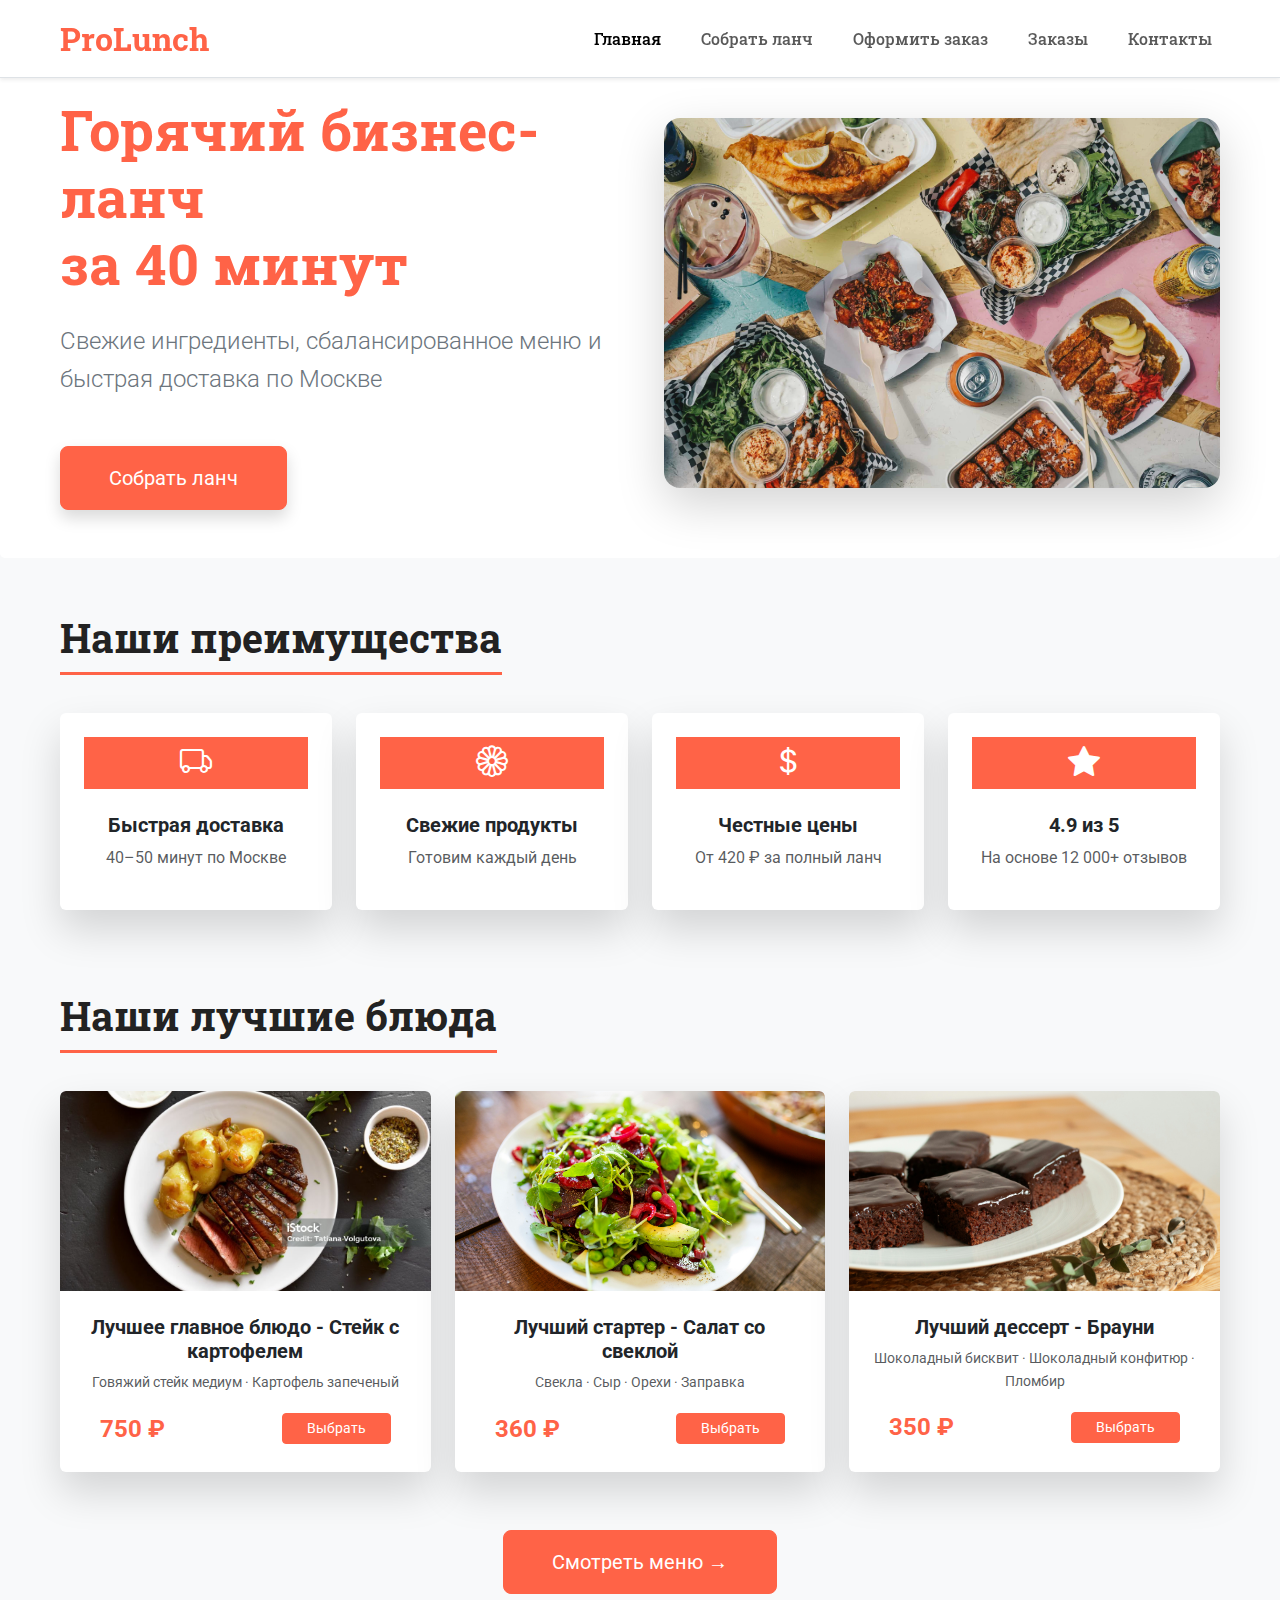
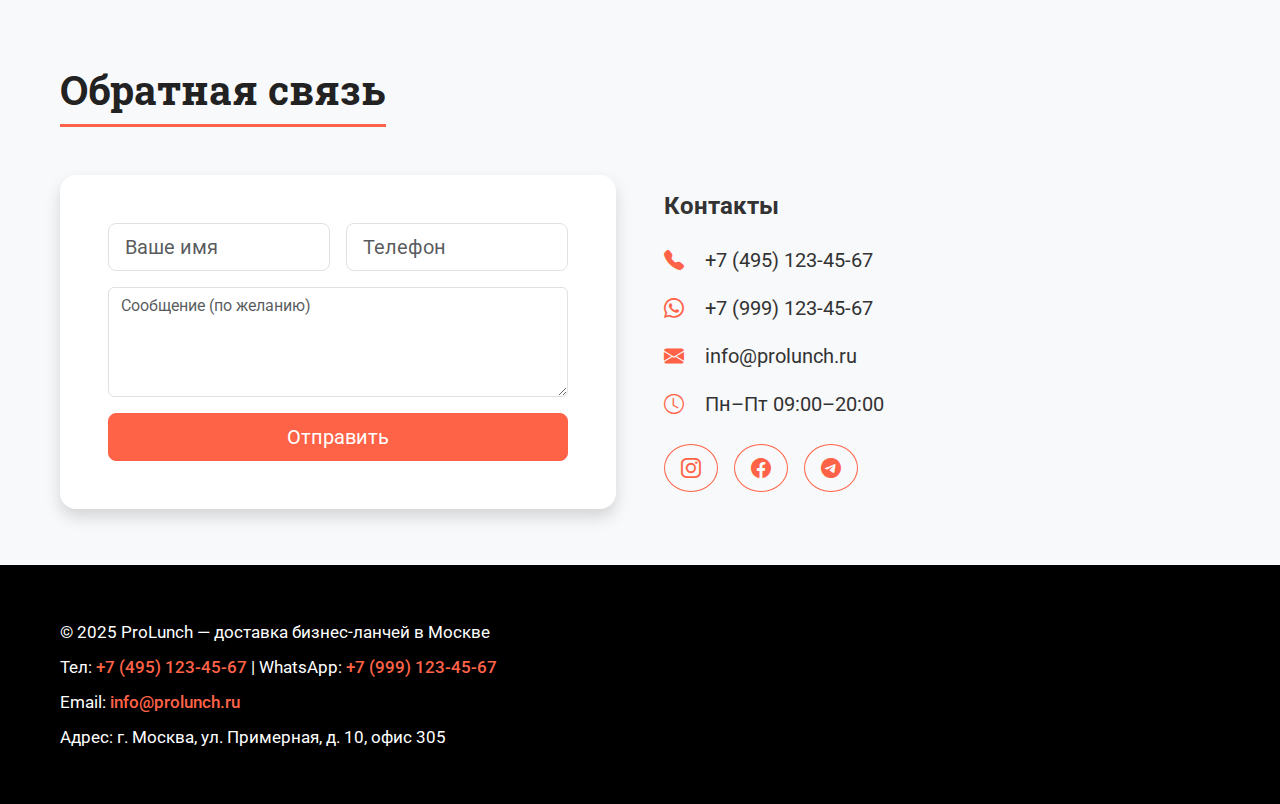
<file: index.html>
<!DOCTYPE html>
<html lang="ru">
<head>
    <meta charset="UTF-8">
    <meta name="viewport" content="width=device-width, initial-scale=1.0">
    <title>ProLunch — Доставка бизнес-ланчей</title>

    <!-- Bootstrap CSS -->
    <link href="https://cdn.jsdelivr.net/npm/bootstrap@5.3.3/dist/css/bootstrap.min.css" rel="stylesheet">
    <!-- Bootstrap Icons -->
    <link rel="stylesheet" href="https://cdn.jsdelivr.net/npm/bootstrap-icons@1.11.3/font/bootstrap-icons.css">

    <!-- Шрифты -->
    <link href="https://fonts.googleapis.com/css2?family=Roboto:wght@400;500;700&family=Roboto+Slab:wght@600&display=swap" rel="stylesheet">

    <link rel="stylesheet" href="css/landing.css">
    <link rel="stylesheet" href="css/styles.css">

</head>
<body>

    <!-- 1. NAVBAR (Bootstrap + tomato акцент) -->
    <nav class="navbar navbar-expand-lg bg-white shadow-sm fixed-top border-bottom">
        <div class="container">
            <a class="navbar-brand fw-bold fs-2 text-tomato" href="index.html">ProLunch</a>
            <button class="navbar-toggler" type="button" data-bs-toggle="collapse" data-bs-target="#navbarNav">
                <span class="navbar-toggler-icon"></span>
            </button>
            <div class="collapse navbar-collapse" id="navbarNav">
                <ul class="navbar-nav ms-auto gap-4">
                    <li class="nav-item"><a class="nav-link active fw-medium" href="#">Главная</a></li>
                    <li class="nav-item"><a class="nav-link fw-medium" href="menu.html">Собрать ланч</a></li>
                    <li class="nav-item"><a class="nav-link fw-medium" href="order.html">Оформить заказ</a></li>
                    <li class="nav-item"><a class="nav-link fw-medium" href="orders-history.html">Заказы</a></li>
                    <li class="nav-item"><a class="nav-link fw-medium" href="#contacts">Контакты</a></li>
                </ul>
            </div>
        </div>
    </nav>

    <!-- HERO -->
    <section class="hero py-5">
        <div class="container pt-5" style="padding-top: 120px;">
            <div class="row align-items-center g-5">
                <div class="col-lg-6">
                    <h1 class="display-4 fw-bold mb-4">
                        Горячий бизнес-ланч<br>
                        <span class="text-tomato">за 40 минут</span>
                    </h1>
                    <p class="lead fs-4 text-secondary mb-5">
                        Свежие ингредиенты, сбалансированное меню и быстрая доставка по Москве
                    </p>
                    <a href="menu.html" class="btn btn-tomato btn-lg px-5 py-3 shadow">Собрать ланч</a>
                </div>
                <div class="col-lg-6">
                    <img src="img/main-pic.png" 
                         alt="Бизнес-ланч" class="img-fluid rounded-4 shadow-lg">
                </div>
            </div>
        </div>
    </section>

    <!-- ПРЕИМУЩЕСТВА -->
    <section class="py-3 bg-light">
        <div class="container">
            <h2 class="text-center mb-5 display-6 fw-bold">Наши преимущества</h2>
            <div class="row row-cols-1 row-cols-md-2 row-cols-lg-4 g-4">
                <div class="col">
                    <div class="card border-0 shadow-sm h-100 text-center p-4 hover-card">
                        <div class="icon-box bg-tomato text-white mb-4">
                            <i class="bi bi-truck fs-2"></i>
                        </div>
                        <h5 class="fw-bold">Быстрая доставка</h5>
                        <p class="text-muted">40–50 минут по Москве</p>
                    </div>
                </div>
                <div class="col">
                    <div class="card border-0 shadow-sm h-100 text-center p-4 hover-card">
                        <div class="icon-box bg-tomato text-white mb-4">
                            <i class="bi bi-flower1 fs-2"></i>
                        </div>
                        <h5 class="fw-bold">Свежие продукты</h5>
                        <p class="text-muted">Готовим каждый день</p>
                    </div>
                </div>
                <div class="col">
                    <div class="card border-0 shadow-sm h-100 text-center p-4 hover-card">
                        <div class="icon-box bg-tomato text-white mb-4">
                            <i class="bi bi-currency-dollar fs-2"></i>
                        </div>
                        <h5 class="fw-bold">Честные цены</h5>
                        <p class="text-muted">От 420 ₽ за полный ланч</p>
                    </div>
                </div>
                <div class="col">
                    <div class="card border-0 shadow-sm h-100 text-center p-4 hover-card">
                        <div class="icon-box bg-tomato text-white mb-4">
                            <i class="bi bi-star-fill fs-2"></i>
                        </div>
                        <h5 class="fw-bold">4.9 из 5</h5>
                        <p class="text-muted">На основе 12 000+ отзывов</p>
                    </div>
                </div>
            </div>
        </div>
    </section>

    <section class="py-3 bg-light">
        <div class="container">
            <h2 class="text-center mb-5 display-6 fw-bold">Наши лучшие блюда</h2>
            
            <!-- Grid: 1 колонка на мобильных, 2 на планшетах, 3 на десктопах -->
            <div class="row row-cols-1 row-cols-md-2 row-cols-lg-3 g-4">
                
                <div class="col">
                    <div class="card border-0 shadow-sm h-100 hover-card overflow-hidden">
                        <img src="img/steak.jpg" 
                            class="card-img-top img-fluid" alt="Стейк с картофелем" style="height: 200px; object-fit: cover;">
                        <div class="card-body text-center p-4">
                            <h5 class="card-title fw-bold">Лучшее главное блюдо - Стейк с картофелем</h5>
                            <p class="text-muted small mb-3">
                                Говяжий стейк медиум · Картофель запеченый
                            </p>
                            <div class="d-flex justify-content-between align-items-center px-3">
                                <span class="fs-4 fw-bold text-tomato">750 ₽</span>
                                <a href="menu.html" class="btn btn-tomato btn-sm px-4">Выбрать</a>
                            </div>
                        </div>
                    </div>
                </div>

                <div class="col">
                    <div class="card border-0 shadow-sm h-100 hover-card overflow-hidden">
                        <img src="img/beetroot.jpg" 
                            class="card-img-top img-fluid" alt="Салат со свеклой" style="height: 200px; object-fit: cover;">
                        <div class="card-body text-center p-4">
                            <h5 class="card-title fw-bold">Лучший стартер - Салат со свеклой</h5>
                            <p class="text-muted small mb-3">
                                Свекла · Сыр · Орехи · Заправка
                            </p>
                            <div class="d-flex justify-content-between align-items-center px-3">
                                <span class="fs-4 fw-bold text-tomato">360 ₽</span>
                                <a href="menu.html" class="btn btn-tomato btn-sm px-4">Выбрать</a>
                            </div>
                        </div>
                    </div>
                </div>

                <div class="col">
                    <div class="card border-0 shadow-sm h-100 hover-card overflow-hidden">
                        <img src="img/brownie.jpg" 
                            class="card-img-top img-fluid" alt="Брауни" style="height: 200px; object-fit: cover;">
                        <div class="card-body text-center p-4">
                            <h5 class="card-title fw-bold">Лучший дессерт - Брауни</h5>
                            <p class="text-muted small mb-3">
                                Шоколадный бисквит · Шоколадный конфитюр · Пломбир
                            </p>
                            <div class="d-flex justify-content-between align-items-center px-3">
                                <span class="fs-4 fw-bold text-tomato">350 ₽</span>
                                <a href="menu.html" class="btn btn-tomato btn-sm px-4">Выбрать</a>
                            </div>
                        </div>
                    </div>
                </div>

            </div>

            <div class="text-center mt-5">
                <a href="menu.html" class="btn btn-tomato btn-lg px-5 py-3">Смотреть меню →</a>
            </div>
        </div>
    </section>

    <!-- КОНТАКТЫ + ФОРМА -->
    <section id="contacts" class="py-3 bg-light">
        <div class="container">
            <h2 class="text-center mb-5 display-6 fw-bold">Обратная связь</h2>
            <div class="row g-5 align-items-center">
                <div class="col-lg-6">
                    <div class="bg-white p-5 rounded-4 shadow">
                        <form class="needs-validation" novalidate>
                            <div class="row g-3">
                                <div class="col-md-6">
                                    <input type="text" class="form-control form-control-lg" placeholder="Ваше имя" required>
                                    <div class="invalid-feedback">Обязательное поле</div>
                                </div>
                                <div class="col-md-6">
                                    <input type="tel" class="form-control form-control-lg" placeholder="Телефон" required>
                                    <div class="invalid-feedback">Обязательное поле</div>
                                </div>
                                <div class="col-12">
                                    <textarea class="form-control" rows="4" placeholder="Сообщение (по желанию)"></textarea>
                                </div>
                                <div class="col-12">
                                    <button type="submit" class="btn btn-tomato w-100 btn-lg">Отправить</button>
                                </div>
                            </div>
                        </form>
                    </div>
                </div>
                <div class="col-lg-6">
                    <h4 class="fw-bold mb-4">Контакты</h4>
                    <p class="fs-5 mb-3"><i class="bi bi-telephone-fill text-tomato me-3"></i> +7 (495) 123-45-67</p>
                    <p class="fs-5 mb-3"><i class="bi bi-whatsapp text-tomato me-3"></i> +7 (999) 123-45-67</p>
                    <p class="fs-5 mb-3"><i class="bi bi-envelope-fill text-tomato me-3"></i> info@prolunch.ru</p>
                    <p class="fs-5 mb-4"><i class="bi bi-clock text-tomato me-3"></i> Пн–Пт 09:00–20:00</p>
                    <div class="d-flex gap-3">
                        <a href="#" class="btn btn-outline-tomato btn-lg rounded-circle"><i class="bi bi-instagram"></i></a>
                        <a href="#" class="btn btn-outline-tomato btn-lg rounded-circle"><i class="bi bi-facebook"></i></a>
                        <a href="#" class="btn btn-outline-tomato btn-lg rounded-circle"><i class="bi bi-telegram"></i></a>
                    </div>
                </div>
            </div>
        </div>
    </section>

    <footer id="contacts">
        <div class="container">
            <p>© 2025 ProLunch — доставка бизнес-ланчей в Москве</p>
            <p>Тел: <a href="tel:+74951234567">+7 (495) 123-45-67</a> | WhatsApp: <a href="https://wa.me/79991234567">+7 (999) 123-45-67</a></p>
            <p>Email: <a href="mailto:info@prolunch.ru">info@prolunch.ru</a></p>
            <p>Адрес: г. Москва, ул. Примерная, д. 10, офис 305</p>
        </div>
    </footer>

    <!-- Bootstrap JS -->
    <script src="https://cdn.jsdelivr.net/npm/bootstrap@5.3.3/dist/js/bootstrap.bundle.min.js"></script>
    <script>
        // Bootstrap form validation
        (() => {
            'use strict'
            const forms = document.querySelectorAll('.needs-validation')
            Array.from(forms).forEach(form => {
                form.addEventListener('submit', event => {
                    if (!form.checkValidity()) {
                        event.preventDefault()
                        event.stopPropagation()
                    }
                    form.classList.add('was-validated')
                }, false)
            })
        })()
    </script>
</body>
</html>
</file>
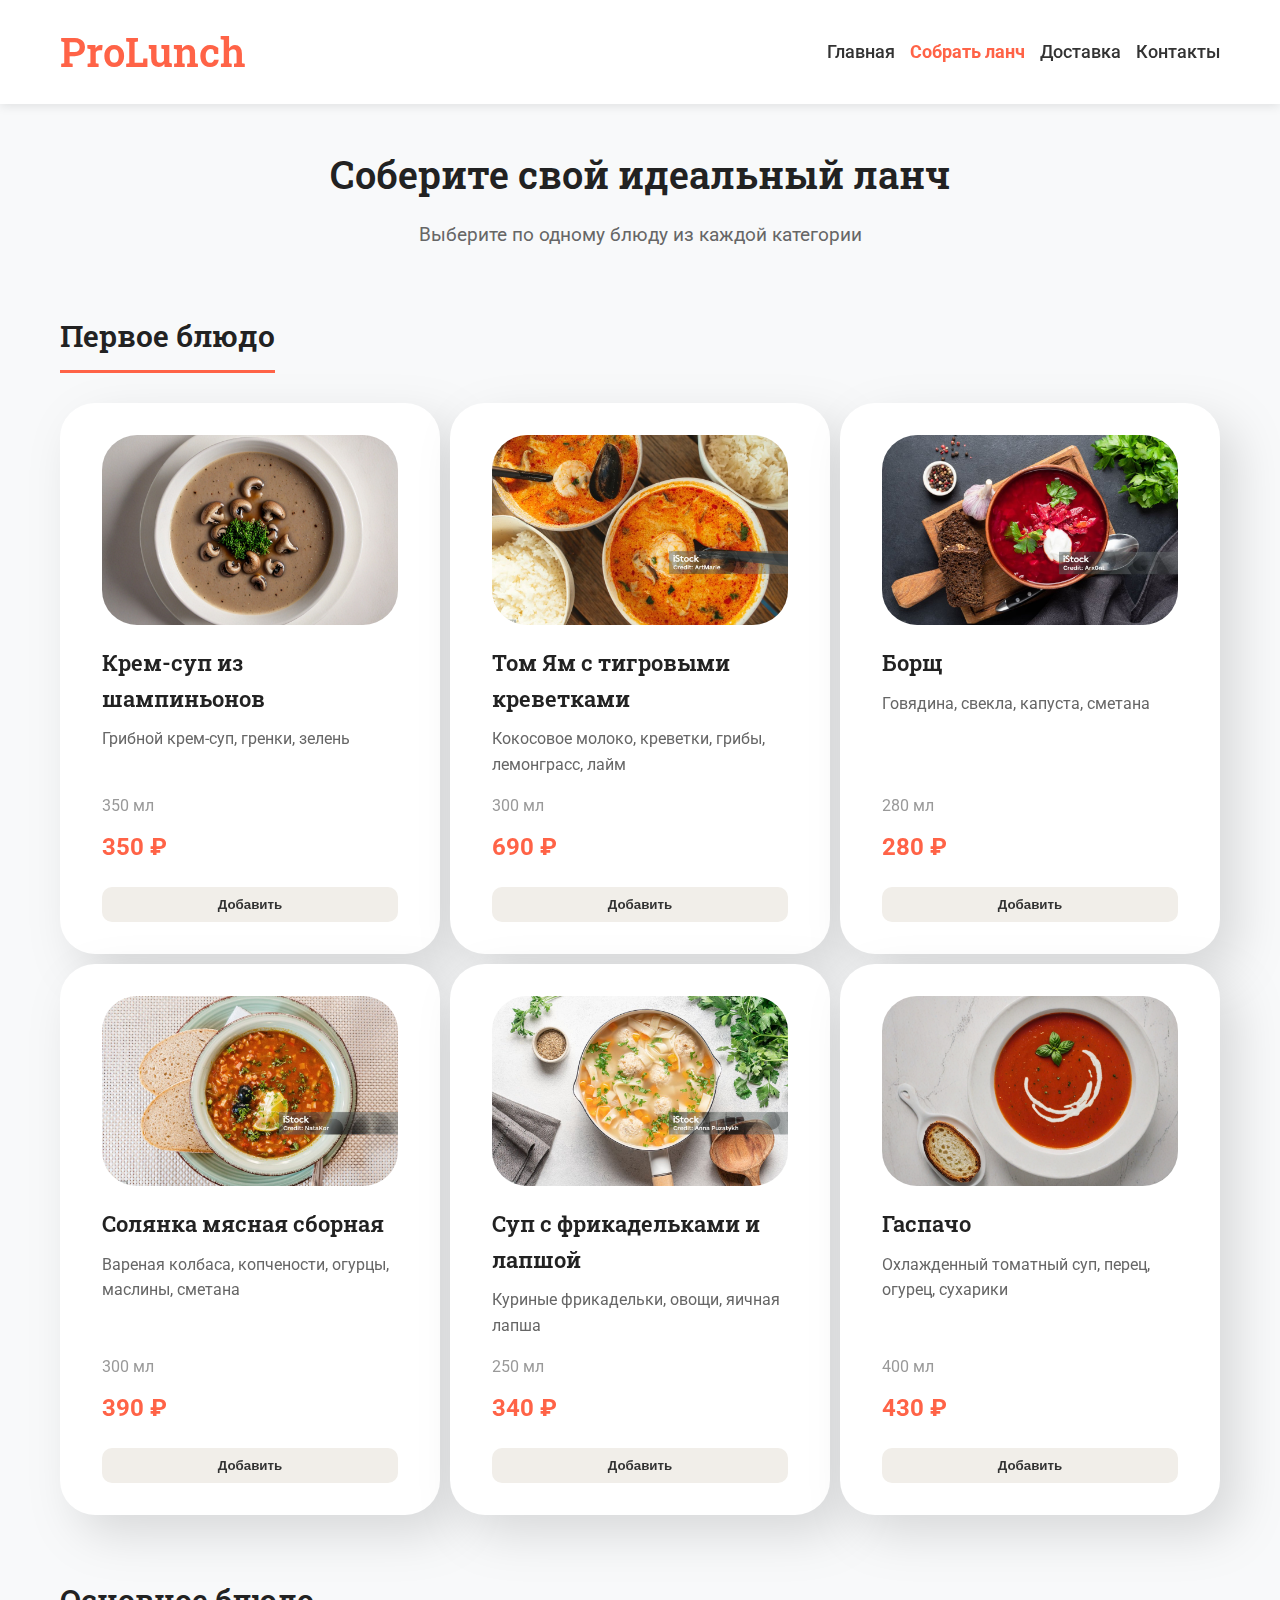
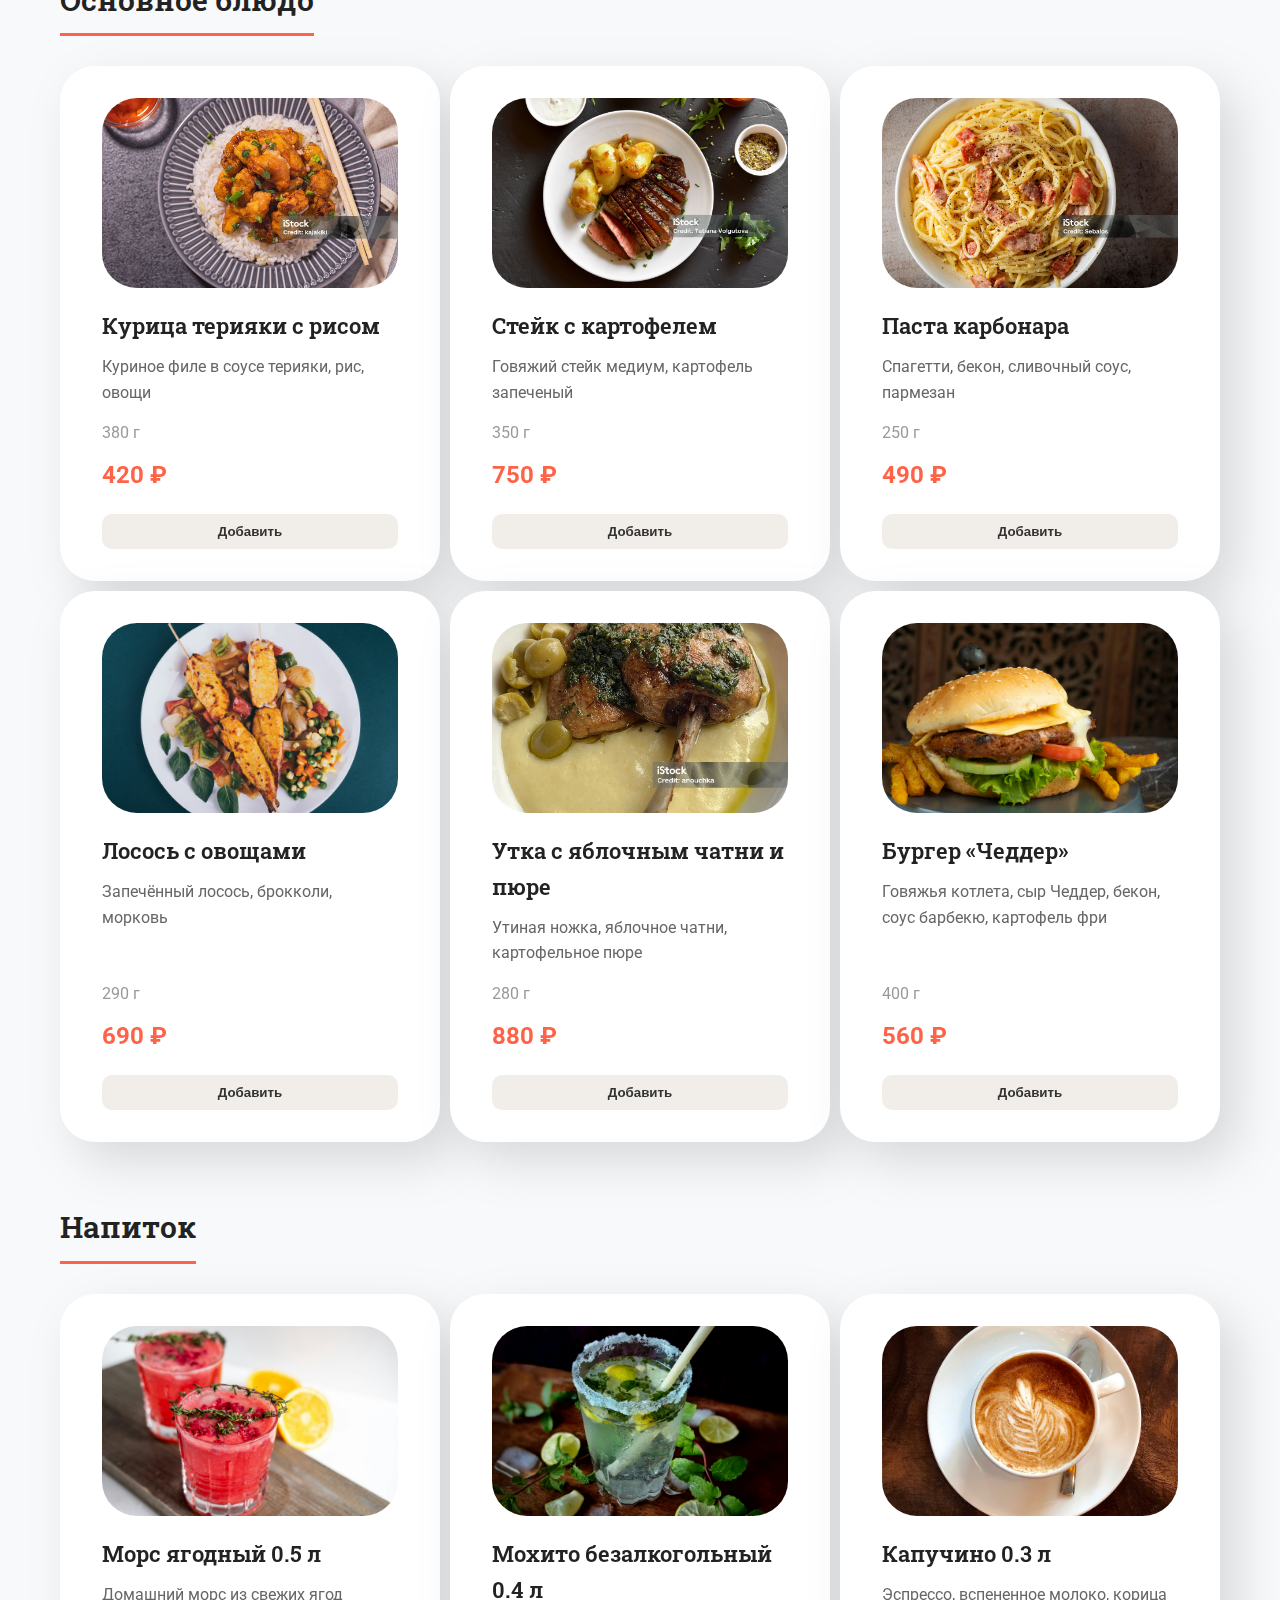
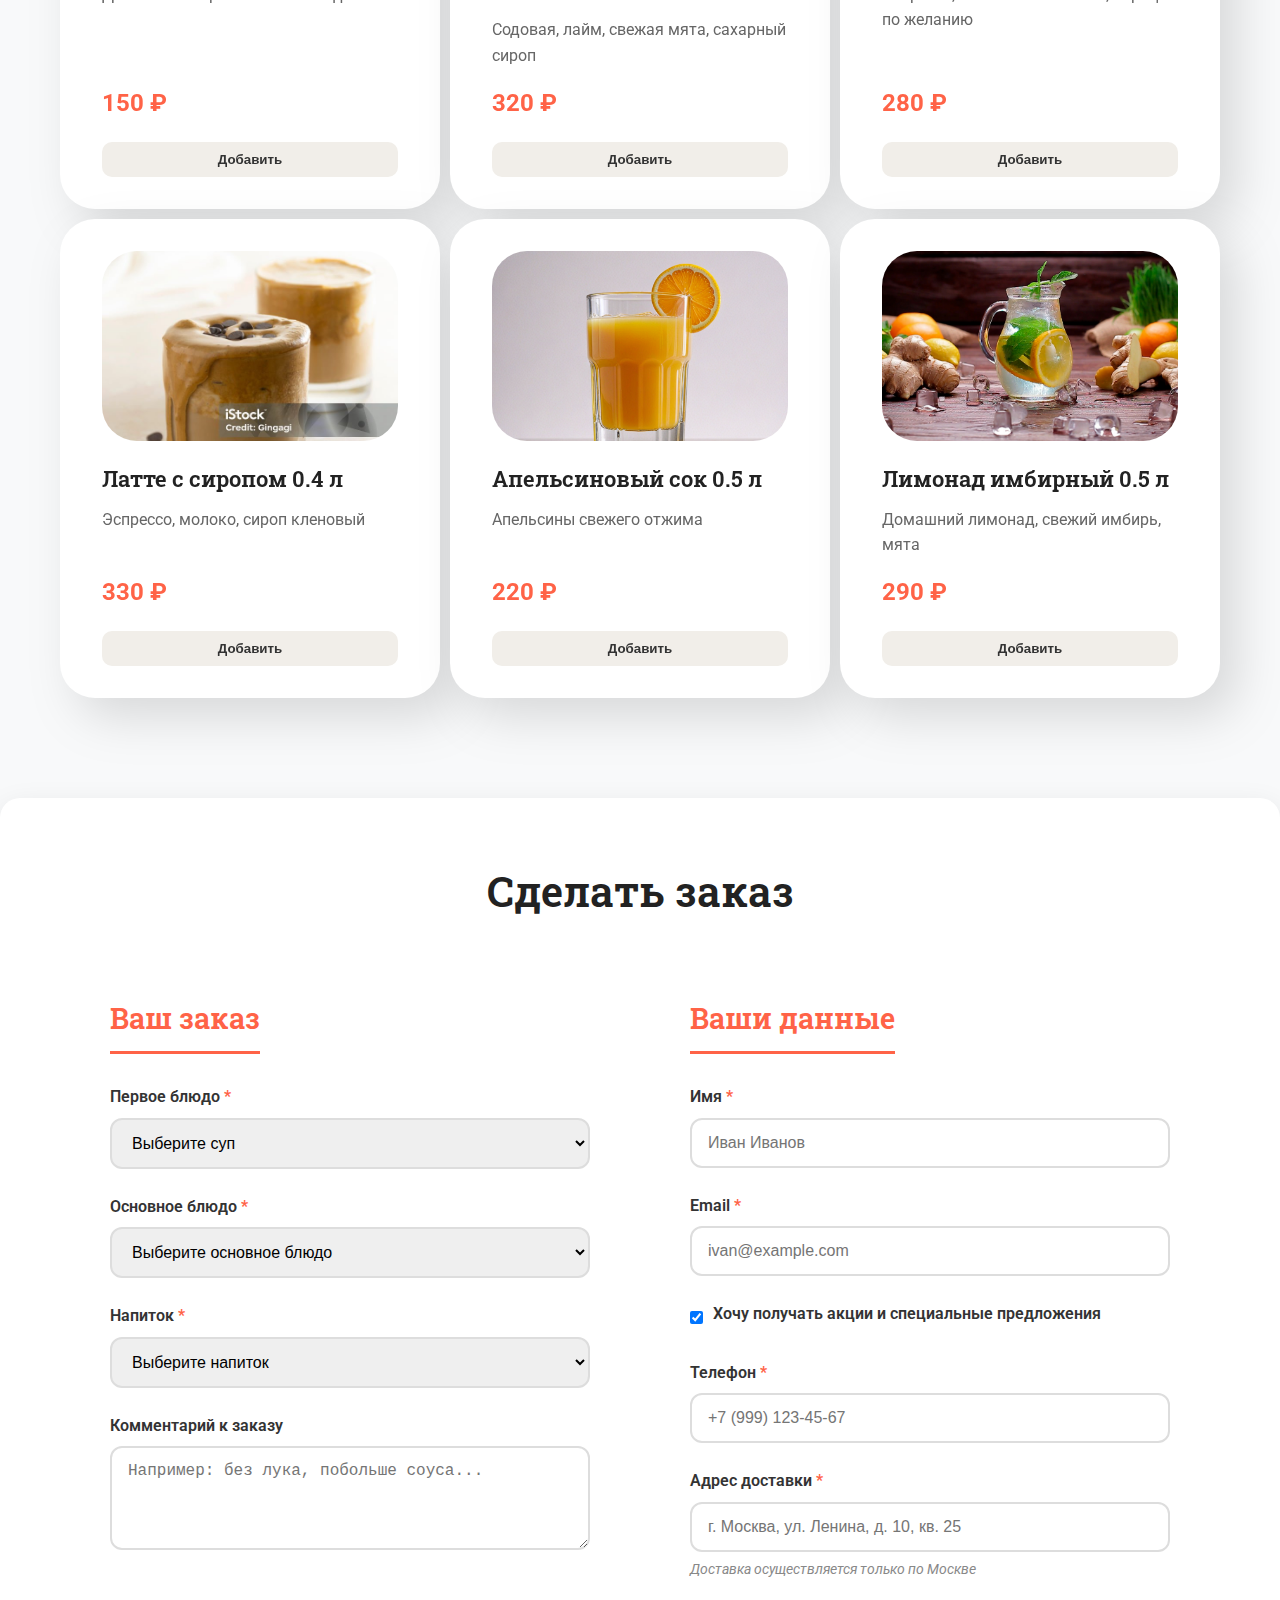
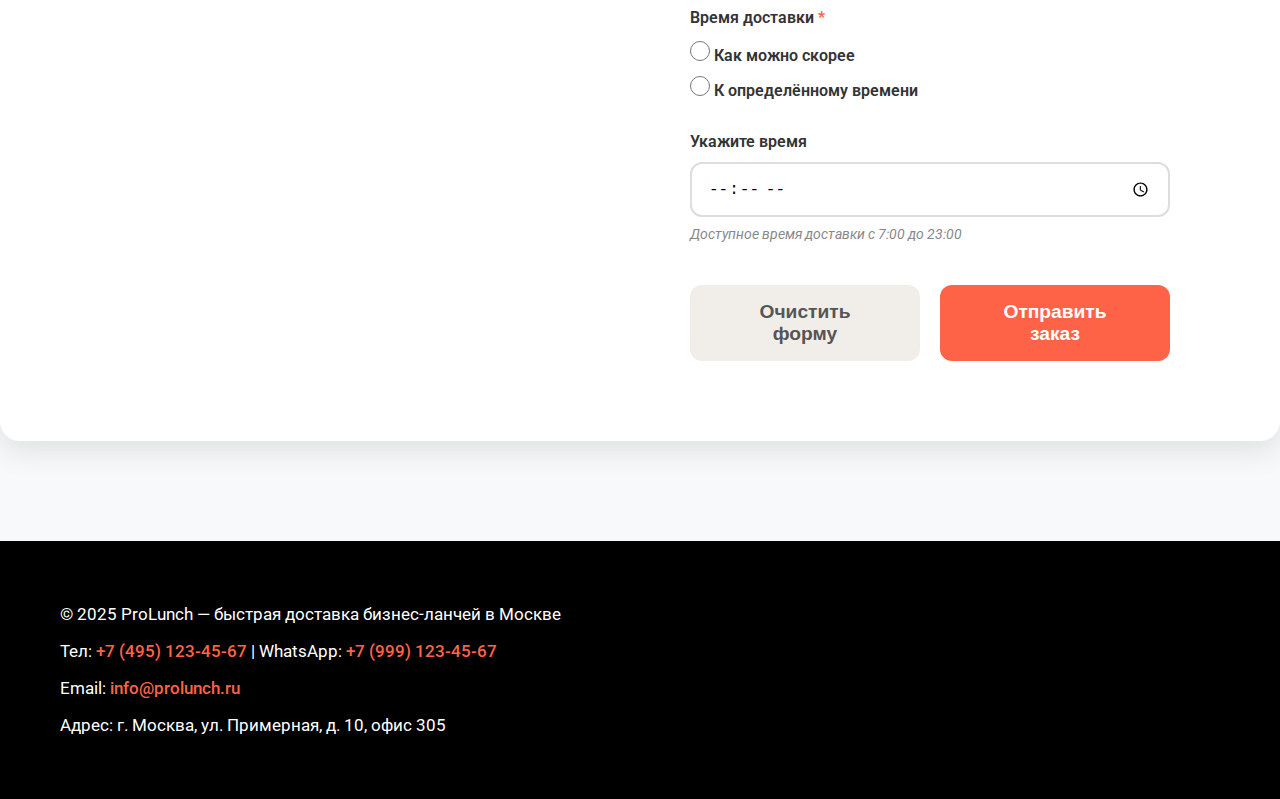
<file: lunch-builder.html>
<!DOCTYPE html>
<html lang="ru">
<head>
    <meta charset="UTF-8">
    <meta name="viewport" content="width=device-width, initial-scale=1.0">
    <title>Собрать ланч — ProLunch</title>
    <link rel="preconnect" href="https://fonts.googleapis.com">
    <link rel="preconnect" href="https://fonts.gstatic.com" crossorigin>
    <link href="https://fonts.googleapis.com/css2?family=Roboto:wght@400;500;700&family=Roboto+Slab:wght@600&display=swap" rel="stylesheet">
    <link rel="stylesheet" href="style.css">
</head>
<body>

    <header class="header">
        <div class="container">
            <h1>ProLunch</h1>
            <nav class="nav">
                <a href="index.html">Главная</a>
                <a href="lunch-builder.html" class="active">Собрать ланч</a>
                <a href="#">Доставка</a>
                <a href="#contacts">Контакты</a>
            </nav>
        </div>
    </header>

    <main class="main">
        <section class="builder">
            <div class="container">
                <h2>Соберите свой идеальный ланч</h2>
                <p class="subtitle">Выберите по одному блюду из каждой категории</p>

                <div class="dishes-category">
                    <h3>Первое блюдо</h3>
                    <div class="dishes-grid">

                        <div class="dish-card">
                            <img src="img/mushroom_soup.jpg" alt="Крем-суп из шампиньонов">
                            <div class="dish-info">
                                <h4>Крем-суп из шампиньонов</h4>
                                <p>Грибной крем-суп, гренки, зелень</p>
                                <span class="weight">350 мл</span>
                                <span class="price">350 ₽</span>
                            </div>
                            <button class="btn-add">Добавить</button>
                        </div>

                        <div class="dish-card">
                            <img src="img/tomyum.jpg" alt="Том Ям с тигровыми креветками">
                            <div class="dish-info">
                                <h4>Том Ям с тигровыми креветками</h4>
                                <p>Кокосовое молоко, креветки, грибы, лемонграсс, лайм</p>
                                <span class="weight">300 мл</span>
                                <span class="price">690 ₽</span>
                            </div>
                            <button class="btn-add">Добавить</button>
                        </div>

                        <div class="dish-card">
                            <img src="img/borsch.jpg" alt="Борщ">
                            <div class="dish-info">
                                <h4>Борщ</h4>
                                <p>Говядина, свекла, капуста, сметана</p>
                                <span class="weight">280 мл</span>
                                <span class="price">280 ₽</span>
                            </div>
                            <button class="btn-add">Добавить</button>
                        </div>

                        <div class="dish-card">
                            <img src="img/solyanka.jpg" alt="Солянка мясная сборная">
                            <div class="dish-info">
                                <h4>Солянка мясная сборная</h4>
                                <p>Вареная колбаса, копчености, огурцы, маслины, сметана</p>
                                <span class="weight">300 мл</span>
                                <span class="price">390 ₽</span>
                            </div>
                            <button class="btn-add">Добавить</button>
                        </div>

                        <div class="dish-card">
                            <img src="img/meatballs_soup.jpg" alt="Суп с фрикадельками и лапшой">
                            <div class="dish-info">
                                <h4>Суп с фрикадельками и лапшой</h4>
                                <p>Куриные фрикадельки, овощи, яичная лапша</p>
                                <span class="weight">250 мл</span>
                                <span class="price">340 ₽</span>
                            </div>
                            <button class="btn-add">Добавить</button>
                        </div>

                        <div class="dish-card">
                            <img src="img/gazpacho.jpg" alt="Гаспачо">
                            <div class="dish-info">
                                <h4>Гаспачо</h4>
                                <p>Охлажденный томатный суп, перец, огурец, сухарики</p>
                                <span class="weight">400 мл</span>
                                <span class="price">430 ₽</span>
                            </div>
                            <button class="btn-add">Добавить</button>
                        </div>

                    </div>
                </div>

                <div class="dishes-category">
                    <h3>Основное блюдо</h3>
                    <div class="dishes-grid">
                        
                        <div class="dish-card">
                            <img src="img/chicken.jpg" alt="Курица терияки с рисом">
                            <div class="dish-info">
                                <h4>Курица терияки с рисом</h4>
                                <p>Куриное филе в соусе терияки, рис, овощи</p>
                                <span class="weight">380 г</span>
                                <span class="price">420 ₽</span>
                            </div>
                            <button class="btn-add">Добавить</button>
                        </div>

                        <div class="dish-card">
                            <img src="img/steak.jpg" alt="Стейк с картофелем">
                            <div class="dish-info">
                                <h4>Стейк с картофелем</h4>
                                <p>Говяжий стейк медиум, картофель запеченый</p>
                                <span class="weight">350 г</span>
                                <span class="price">750 ₽</span>
                            </div>
                            <button class="btn-add">Добавить</button>
                        </div>

                        <div class="dish-card">
                            <img src="img/carbonara.jpg" alt="Паста карбонара">
                            <div class="dish-info">
                                <h4>Паста карбонара</h4>
                                <p>Спагетти, бекон, сливочный соус, пармезан</p>
                                <span class="weight">250 г</span>
                                <span class="price">490 ₽</span>
                            </div>
                            <button class="btn-add">Добавить</button>
                        </div>

                        <div class="dish-card">
                            <img src="img/fish.jpg" alt="Лосось с овощами">
                            <div class="dish-info">
                                <h4>Лосось с овощами</h4>
                                <p>Запечённый лосось, брокколи, морковь</p>
                                <span class="weight">290 г</span>
                                <span class="price">690 ₽</span>
                            </div>
                            <button class="btn-add">Добавить</button>
                        </div>

                        <div class="dish-card">
                            <img src="img/duck.jpg" alt="Лосось с овощами">
                            <div class="dish-info">
                                <h4>Утка с яблочным чатни и пюре</h4>
                                <p>Утиная ножка, яблочное чатни, картофельное пюре</p>
                                <span class="weight">280 г</span>
                                <span class="price">880 ₽</span>
                            </div>
                            <button class="btn-add">Добавить</button>
                        </div>

                        <div class="dish-card">
                            <img src="img/burger.jpg" alt="Лосось с овощами">
                            <div class="dish-info">
                                <h4>Бургер «Чеддер»</h4>
                                <p>Говяжья котлета, сыр Чеддер, бекон, соус барбекю, картофель фри</p>
                                <span class="weight">400 г</span>
                                <span class="price">560 ₽</span>
                            </div>
                            <button class="btn-add">Добавить</button>
                        </div>

                    </div>
                </div>

                <div class="dishes-category">
                    <h3>Напиток</h3>
                    <div class="dishes-grid">

                        <div class="dish-card">
                            <img src="img/berry.jpg" alt="Морс ягодный">
                            <div class="dish-info">
                                <h4>Морс ягодный 0.5 л</h4>
                                <p>Домашний морс из свежих ягод</p>
                                <span class="price">150 ₽</span>
                            </div>
                            <button class="btn-add">Добавить</button>
                        </div>

                        <div class="dish-card">
                            <img src="img/mojito.jpg" alt="Морс ягодный">
                            <div class="dish-info">
                                <h4>Мохито безалкогольный 0.4 л</h4>
                                <p>Содовая, лайм, свежая мята, сахарный сироп</p>
                                <span class="price">320 ₽</span>
                            </div>
                            <button class="btn-add">Добавить</button>
                        </div>

                        <div class="dish-card">
                            <img src="img/cappuccino.jpg" alt="Морс ягодный">
                            <div class="dish-info">
                                <h4>Капучино 0.3 л</h4>
                                <p>Эспрессо, вспененное молоко, корица по желанию</p>
                                <span class="price">280 ₽</span>
                            </div>
                            <button class="btn-add">Добавить</button>
                        </div>

                        <div class="dish-card">
                            <img src="img/latte.jpg" alt="Морс ягодный">
                            <div class="dish-info">
                                <h4>Латте с сиропом 0.4 л</h4>
                                <p>Эспрессо, молоко, сироп кленовый</p>
                                <span class="price">330 ₽</span>
                            </div>
                            <button class="btn-add">Добавить</button>
                        </div>

                        <div class="dish-card">
                            <img src="img/orangejuice.jpg" alt="Морс ягодный">
                            <div class="dish-info">
                                <h4>Апельсиновый сок 0.5 л</h4>
                                <p>Апельсины свежего отжима</p>
                                <span class="price">220 ₽</span>
                            </div>
                            <button class="btn-add">Добавить</button>
                        </div>

                        <div class="dish-card">
                            <img src="img/ginger.jpg" alt="Морс ягодный">
                            <div class="dish-info">
                                <h4>Лимонад имбирный 0.5 л</h4>
                                <p>Домашний лимонад, свежий имбирь, мята</p>
                                <span class="price">290 ₽</span>
                            </div>
                            <button class="btn-add">Добавить</button>
                        </div>

                    </div>
                </div>

            </div>
        </section>
    </main>

    <!-- ФОРМА ЗАКАЗА — основная часть лабораторной №3 -->
    <section class="order-form-section">
        <div class="container">
            <h2 class="order-title">Сделать заказ</h2>

            <!-- Форма отправляется POST-запросом на https://httpbin.org/post -->
            <form id="orderForm" action="https://httpbin.org/post" method="POST" novalidate>

                <div class="form-grid">

                    <!-- ЛЕВАЯ КОЛОНКА: ВАШ ЗАКАЗ -->
                    <div class="form-block">
                        <h3 class="block-title">Ваш заказ</h3>

                        <!-- SELECT ДЛЯ СУПА с пустой опцией по умолчанию -->
                        <div class="form-group">
                            <label for="soup">Первое блюдо <span class="required">*</span></label>
                            <select id="soup" name="soup" required>
                                <option value="" disabled selected>Выберите суп</option>
                                <!-- Все option имеют value — чтобы на httpbin пришло понятное значение -->
                                <option value="mushroom_soup">Крем-суп из шампиньонов</option>
                                <option value="tomyum">Том Ям с тигровыми креветками</option>
                                <option value="borsch">Борщ</option>
                                <option value="solyanka">Солянка мясная сборная</option>
                                <option value="meatballs_soup">Суп с фрикадельками и лапшой</option>
                                <option value="gazpacho">Гаспачо</option>
                            </select>
                        </div>

                        <!-- SELECT ДЛЯ ОСНОВНОГО БЛЮДА -->
                        <div class="form-group">
                            <label for="main">Основное блюдо <span class="required">*</span></label>
                            <select id="main" name="main" required>
                                <option value="" disabled selected>Выберите основное блюдо</option>
                                <option value="chicken_teriyaki">Курица терияки с рисом</option>
                                <option value="steak">Стейк с картофелем</option>
                                <option value="carbonara">Паста карбонара</option>
                                <option value="salmon">Лосось с овощами</option>
                                <option value="duck">Утка с яблочным чатни и пюре</option>
                                <option value="burger">Бургер «Чеддер»</option>
                            </select>
                        </div>

                        <!-- SELECT ДЛЯ НАПИТКА -->
                        <div class="form-group">
                            <label for="drink">Напиток <span class="required">*</span></label>
                            <select id="drink" name="drink" required>
                                <option value="" disabled selected>Выберите напиток</option>
                                <option value="berry_mors">Морс ягодный 0.5 л</option>
                                <option value="mojito">Мохито безалкогольный 0.4 л</option>
                                <option value="cappuccino">Капучино 0.3 л</option>
                                <option value="latte">Латте с сиропом 0.4 л</option>
                                <option value="orange_juice">Апельсиновый сок 0.5 л</option>
                                <option value="ginger_lemonade">Лимонад имбирный 0.5 л</option>
                            </select>
                        </div>

                        <!-- КОММЕНТАРИЙ -->
                        <div class="form-group">
                            <label for="comment">Комментарий к заказу</label>
                            <textarea id="comment" name="comment" rows="4" placeholder="Например: без лука, побольше соуса..."></textarea>
                        </div>
                    </div>

                    <!-- ПРАВАЯ КОЛОНКА: ВАШИ ДАННЫЕ -->
                    <div class="form-block">
                        <h3 class="block-title">Ваши данные</h3>

                        <!-- ИМЯ, EMAIL, ТЕЛЕФОН, АДРЕС — обязательные (required) -->
                        <div class="form-group">
                            <label for="name">Имя <span class="required">*</span></label>
                            <input type="text" id="name" name="name" required placeholder="Иван Иванов">
                        </div>

                        <div class="form-group">
                            <label for="email">Email <span class="required">*</span></label>
                            <input type="email" id="email" name="email" required placeholder="ivan@example.com">
                        </div>

                        <!-- ЧЕКБОКС ПОДПИСКИ — по умолчанию отмечен (checked) -->
                        <div class="form-group checkbox-group">
                            <input type="checkbox" id="subscribe" name="subscribe" checked>
                            <label for="subscribe">Хочу получать акции и специальные предложения</label>
                        </div>

                        <div class="form-group">
                            <label for="phone">Телефон <span class="required">*</span></label>
                            <input type="tel" id="phone" name="phone" required placeholder="+7 (999) 123-45-67">
                        </div>

                        <!-- АДРЕС + пояснение курсивом -->
                        <div class="form-group">
                            <label for="address">Адрес доставки <span class="required">*</span></label>
                            <input type="text" id="address" name="address" required placeholder="г. Москва, ул. Ленина, д. 10, кв. 25">
                            <p class="form-hint">Доставка осуществляется только по Москве</p>
                        </div>

                        <!-- РАДИОКНОПКИ: время доставки — обязательно (required) -->
                        <div class="form-group">
                            <label>Время доставки <span class="required">*</span></label>
                            <div class="radio-group">
                                <label class="radio-label">
                                    <input type="radio" name="delivery_time" value="asap" required>
                                    <span>Как можно скорее</span>
                                </label>
                                <label class="radio-label">
                                    <input type="radio" name="delivery_time" value="scheduled" required>
                                    <span>К определённому времени</span>
                                </label>
                            </div>
                        </div>

                        <div class="form-group">
                            <label for="delivery_time_input">Укажите время</label>
                            <input type="time" id="delivery_time_input" name="delivery_time_input" min="07:00" max="23:00" step="300">
                            <p class="form-hint">Доступное время доставки с 7:00 до 23:00</p>
                        </div>

                        <!-- КНОПКИ: сброс и отправка -->
                        <div class="form-buttons">
                            <button type="reset" class="btn-reset">Очистить форму</button>
                            <button type="submit" class="btn-submit">Отправить заказ</button>
                        </div>
                    </div>
                </div>
            </form>
        </div>
    </section>

    <footer class="footer" id="contacts">
        <div class="container">
            <p>© 2025 ProLunch — быстрая доставка бизнес-ланчей в Москве</p>
            <p>Тел: <a href="tel:+74951234567">+7 (495) 123-45-67</a> | WhatsApp: <a href="https://wa.me/79991234567">+7 (999) 123-45-67</a></p>
            <p>Email: <a href="mailto:info@prolunch.ru">info@prolunch.ru</a></p>
            <p>Адрес: г. Москва, ул. Примерная, д. 10, офис 305</p>
        </div>
    </footer>

</body>
</html>
</file>
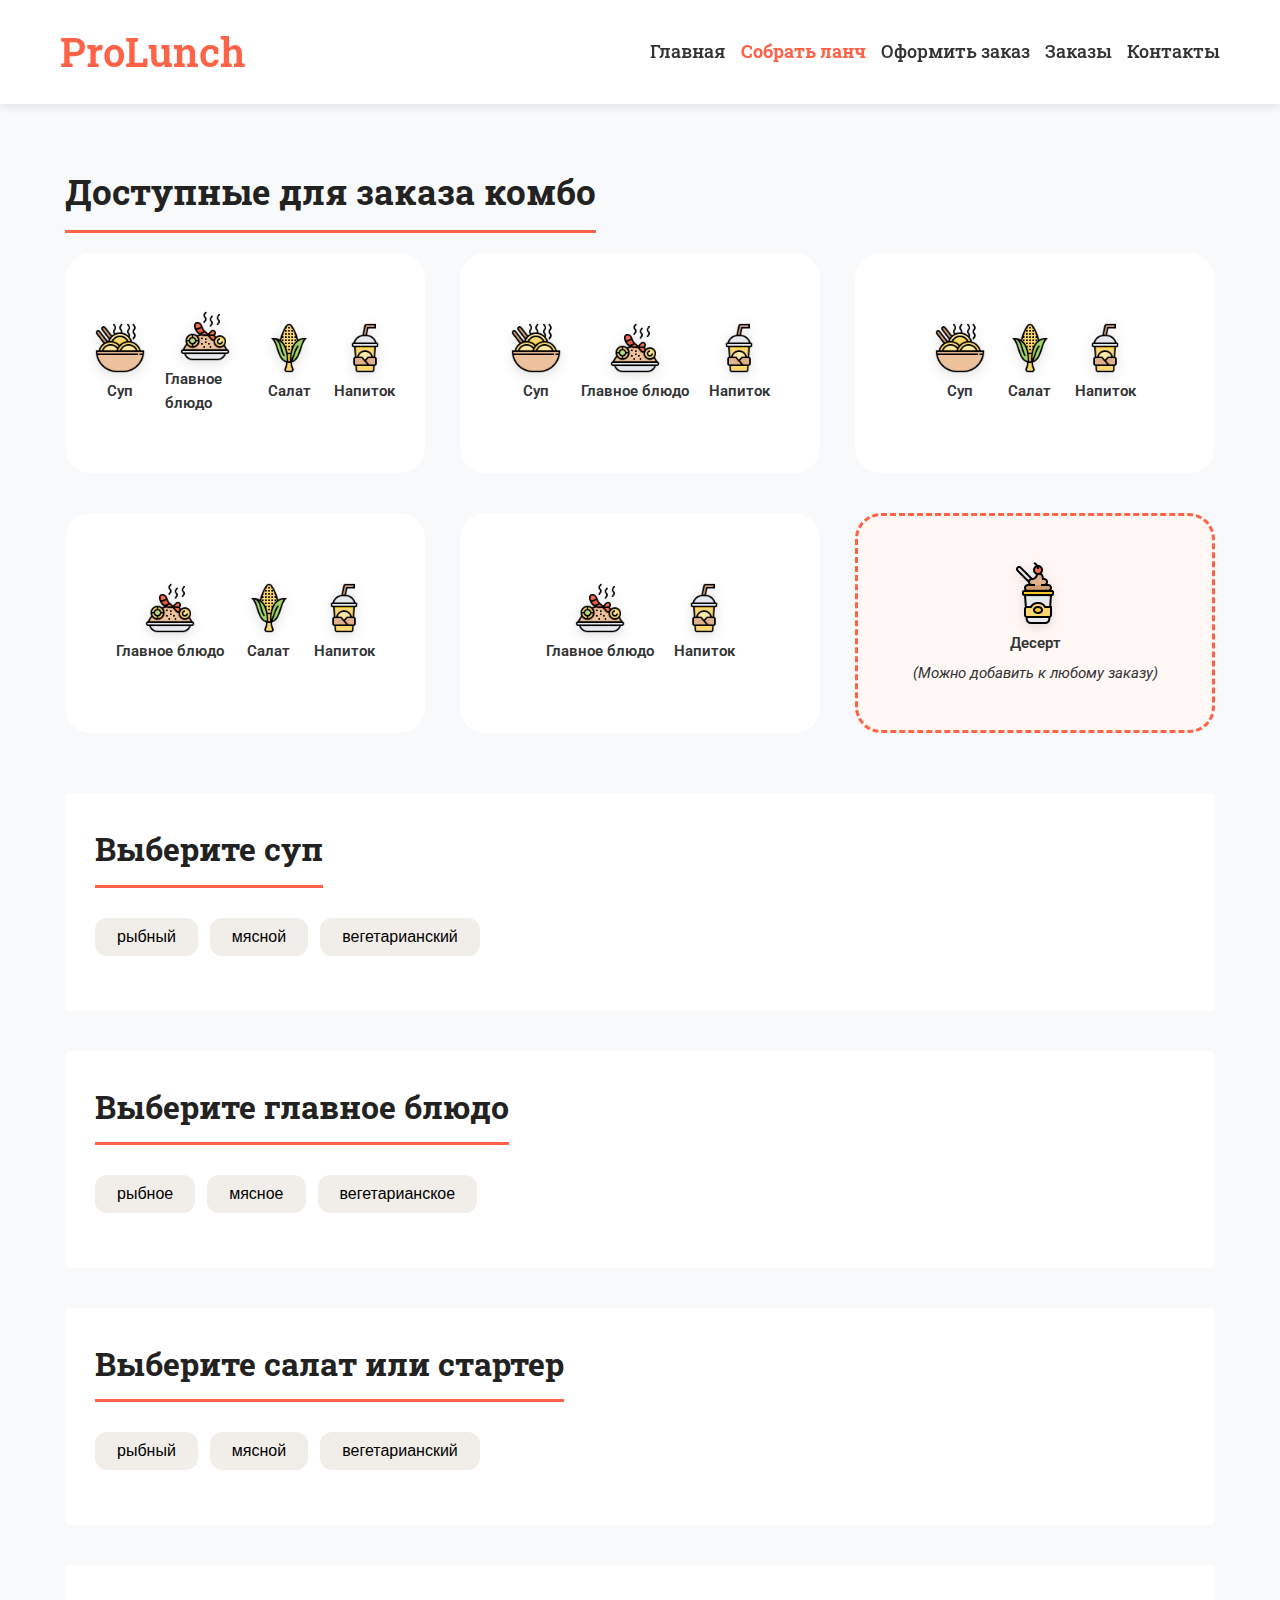
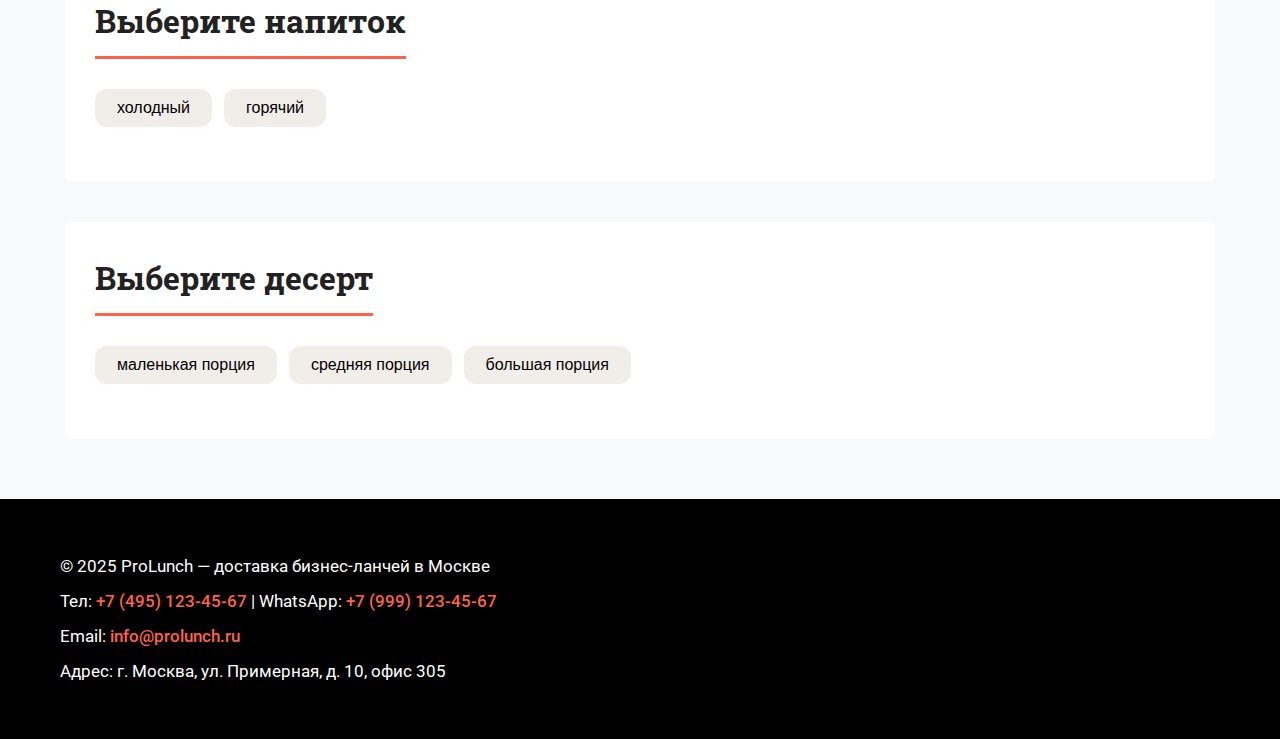
<file: menu.html>
<!DOCTYPE html>
<html lang="ru">
<head>
    <meta charset="UTF-8">
    <meta name="viewport" content="width=device-width, initial-scale=1.0">
    <title>Собрать ланч — ProLunch</title>
    <link rel="preconnect" href="https://fonts.googleapis.com">
    <link rel="preconnect" href="https://fonts.gstatic.com" crossorigin>
    <link href="https://fonts.googleapis.com/css2?family=Roboto:wght@400;500;700&family=Roboto+Slab:wght@600&display=swap" rel="stylesheet">
    <link rel="stylesheet" href="css/styles.css">
    <link rel="stylesheet" href="css/menu.css">
    <link rel="stylesheet" href="css/combo.css">
    <link rel="stylesheet" href="css/checkout.css">
</head>
<body>
    <header>
        <div class="container">
            <h1>ProLunch</h1>
            <nav>
                <a href="index.html">Главная</a>
                <a href="menu.html" id="active">Собрать ланч</a>
                <a href="order.html">Оформить заказ</a>
                <a href="orders-history.html">Заказы</a>
                <a href="#contacts">Контакты</a>
            </nav>
        </div>
    </header>

    <main>
        <section id="combo-section">
            <h2>Доступные для заказа комбо</h2>
            <div class="combos-grid">
                <div class="combo-item">
                    <div class="combo-dishes">
                        <div class="combo-dish">
                            <img src="img/icons/soup.png" alt="Суп">
                            <p>Суп</p>
                        </div>
                        <div class="combo-dish">
                            <img src="img/icons/main-course.png" alt="Главное блюдо">
                            <p>Главное блюдо</p>
                        </div>
                        <div class="combo-dish">
                            <img src="img/icons/salad.png" alt="Салат">
                            <p>Салат</p>
                        </div>
                        <div class="combo-dish">
                            <img src="img/icons/drink.png" alt="Напиток">
                            <p>Напиток</p>
                        </div>
                    </div>
                </div>

                <div class="combo-item">
                    <div class="combo-dishes">
                        <div class="combo-dish">
                            <img src="img/icons/soup.png" alt="Суп">
                            <p>Суп</p>
                        </div>
                        <div class="combo-dish">
                            <img src="img/icons/main-course.png" alt="Главное блюдо">
                            <p>Главное блюдо</p>
                        </div>
                        <div class="combo-dish">
                            <img src="img/icons/drink.png" alt="Напиток">
                            <p>Напиток</p>
                        </div>
                    </div>
                </div>

                <div class="combo-item">
                    <div class="combo-dishes">
                        <div class="combo-dish">
                            <img src="img/icons/soup.png" alt="Суп">
                            <p>Суп</p>
                        </div>
                        <div class="combo-dish">
                            <img src="img/icons/salad.png" alt="Салат">
                            <p>Салат</p>
                        </div>
                        <div class="combo-dish">
                            <img src="img/icons/drink.png" alt="Напиток">
                            <p>Напиток</p>
                        </div>
                    </div>
                </div>

                <div class="combo-item">
                    <div class="combo-dishes">
                        <div class="combo-dish">
                            <img src="img/icons/main-course.png" alt="Главное блюдо">
                            <p>Главное блюдо</p>
                        </div>
                        <div class="combo-dish">
                            <img src="img/icons/salad.png" alt="Салат">
                            <p>Салат</p>
                        </div>
                        <div class="combo-dish">
                            <img src="img/icons/drink.png" alt="Напиток">
                            <p>Напиток</p>
                        </div>
                    </div>
                </div>

                <div class="combo-item">
                    <div class="combo-dishes">
                        <div class="combo-dish">
                            <img src="img/icons/main-course.png" alt="Главное блюдо">
                            <p>Главное блюдо</p>
                        </div>
                        <div class="combo-dish">
                            <img src="img/icons/drink.png" alt="Напиток">
                            <p>Напиток</p>
                        </div>
                    </div>
                </div>

                <div class="combo-item">
                    <div class="combo-dishes">
                        <div class="combo-dish">
                            <img src="img/icons/dessert.png" alt="Десерт">
                            <p>Десерт</p>
                            <p class="dessert-note">(Можно добавить к любому заказу)</p>
                        </div>
                    </div>
                </div>
            </div>
        </section>

        <section>
            <h2>Выберите суп</h2>
            <div class="filter-buttons">
                <button class="filter-btn" data-kind="fish">рыбный</button>
                <button class="filter-btn" data-kind="meat">мясной</button>
                <button class="filter-btn" data-kind="veg">вегетарианский</button>
            </div>
            <div class="dishes-grid"></div>
        </section>

        <section>
            <h2>Выберите главное блюдо</h2>
            <div class="filter-buttons">
                <button class="filter-btn" data-kind="fish">рыбное</button>
                <button class="filter-btn" data-kind="meat">мясное</button>
                <button class="filter-btn" data-kind="veg">вегетарианское</button>
            </div>
            <div class="dishes-grid"></div>
        </section>

        <section>
            <h2>Выберите салат или стартер</h2>
            <div class="filter-buttons">
                <button class="filter-btn" data-kind="fish">рыбный</button>
                <button class="filter-btn" data-kind="meat">мясной</button>
                <button class="filter-btn" data-kind="veg">вегетарианский</button>
            </div>
            <div class="dishes-grid"></div>
        </section>

        <section>
            <h2>Выберите напиток</h2>
            <div class="filter-buttons">
                <button class="filter-btn" data-kind="cold">холодный</button>
                <button class="filter-btn" data-kind="hot">горячий</button>
            </div>
            <div class="dishes-grid"></div>
        </section>

        <section>
            <h2>Выберите десерт</h2>
            <div class="filter-buttons">
                <button class="filter-btn" data-kind="small">маленькая порция</button>
                <button class="filter-btn" data-kind="medium">средняя порция</button>
                <button class="filter-btn" data-kind="large">большая порция</button>
            </div>
            <div class="dishes-grid"></div>
        </section>
    </main>

    <footer id="contacts">
        <div class="container">
            <p>© 2025 ProLunch — доставка бизнес-ланчей в Москве</p>
            <p>Тел: <a href="tel:+74951234567">+7 (495) 123-45-67</a> | WhatsApp: <a href="https://wa.me/79991234567">+7 (999) 123-45-67</a></p>
            <p>Email: <a href="mailto:info@prolunch.ru">info@prolunch.ru</a></p>
            <p>Адрес: г. Москва, ул. Примерная, д. 10, офис 305</p>
        </div>
    </footer>

    <script src="js/dishes.js"></script>
    <script src="js/menu-display.js"></script>
    <script src="js/filter.js"></script>
    <script src="js/checkout-panel.js"></script>
    <script src="js/order-selection.js"></script>
</body>
</html>
</file>
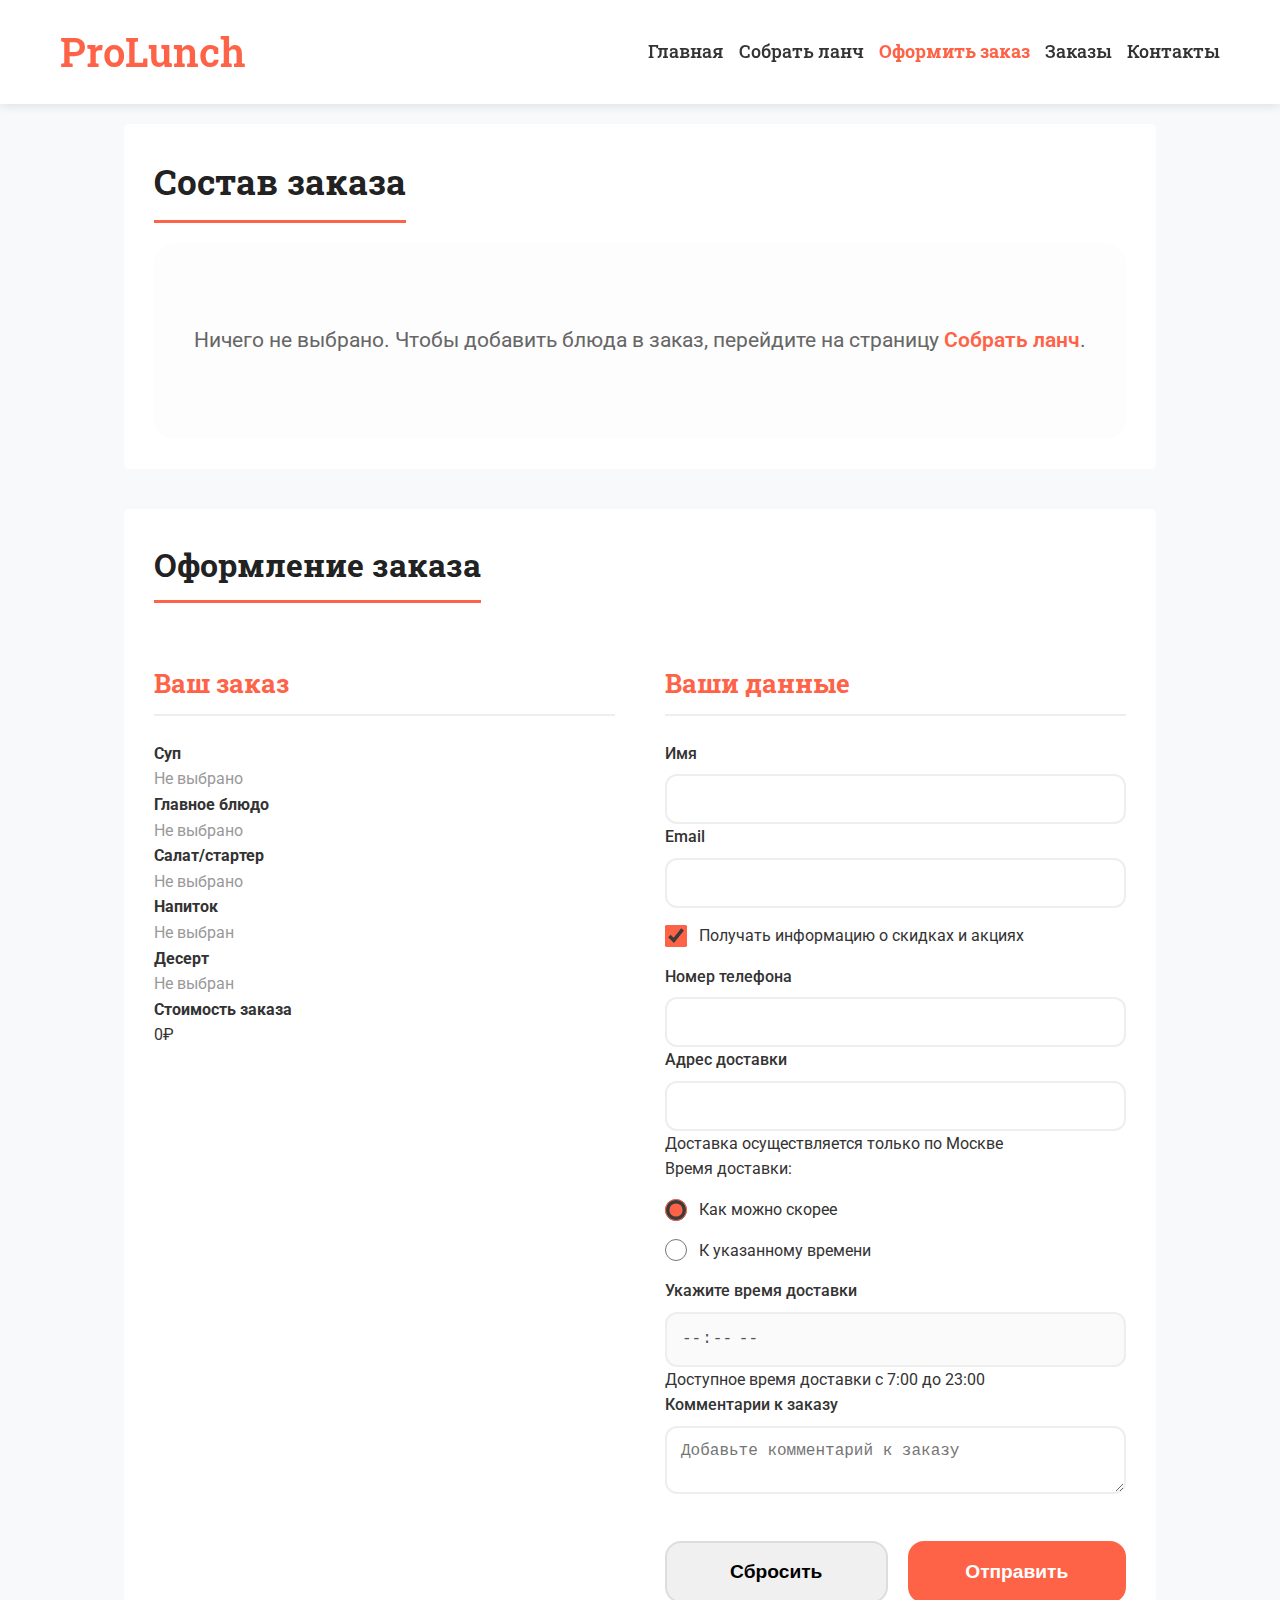
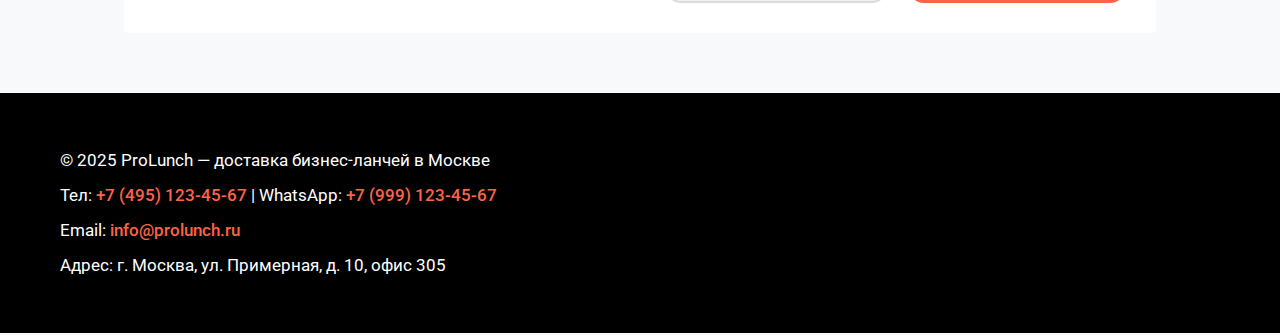
<file: order.html>
<!DOCTYPE html>
<html lang="ru">
<head>
    <meta charset="UTF-8">
    <meta name="viewport" content="width=device-width, initial-scale=1.0">
    <title>Оформить заказ — ProLunch</title>
    <link rel="preconnect" href="https://fonts.googleapis.com">
    <link rel="preconnect" href="https://fonts.gstatic.com" crossorigin>
    <link href="https://fonts.googleapis.com/css2?family=Roboto:wght@400;500;700&family=Roboto+Slab:wght@600&display=swap" rel="stylesheet">
    <link rel="stylesheet" href="css/styles.css">
    <link rel="stylesheet" href="css/menu.css">
    <link rel="stylesheet" href="css/order.css">
    <link rel="stylesheet" href="css/combo.css">
    <link rel="stylesheet" href="css/checkout.css">
</head>
<body>
    <header>
        <div class="container">
            <h1>ProLunch</h1>
            <nav>
                <a href="index.html">Главная</a>
                <a href="menu.html">Собрать ланч</a>
                <a href="order.html" id="active">Оформить заказ</a>
                <a href="orders-history.html">Заказы</a>
                <a href="#contacts">Контакты</a>
            </nav>
        </div>
    </header>

    <main>
        <section id="order-composition">
            <h2>Состав заказа</h2>
            <div class="dishes-grid"></div>
        </section>

        <section id="order-section">
            <h2>Оформление заказа</h2>
            <form class="order-form" method="POST">
                <div class="form-block">
                    <h3>Ваш заказ</h3>
                    <div class="order-summary"></div>
                </div>

                <div class="form-block">
                    <h3>Ваши данные</h3>

                    <div class="form-group">
                        <label for="name">Имя</label>
                        <input type="text" id="name" name="name" required>
                    </div>

                    <div class="form-group">
                        <label for="email">Email</label>
                        <input type="email" id="email" name="email" required>
                    </div>

                    <div class="checkbox-group">
                        <input type="checkbox" id="subscribe" name="subscribe" checked>
                        <label for="subscribe">Получать информацию о скидках и акциях</label>
                    </div>

                    <div class="form-group">
                        <label for="phone">Номер телефона</label>
                        <input type="tel" id="phone" name="phone" required>
                    </div>

                    <div class="form-group">
                        <label for="address">Адрес доставки</label>
                        <input type="text" id="address" name="address" required>
                        <p class="time-hint">Доставка осуществляется только по Москве</p>
                    </div>

                    <div class="radio-group">
                        <p>Время доставки:</p>
                        <div class="radio-option">
                            <input type="radio" id="asap" name="delivery_time_type" value="asap" required checked>
                            <label for="asap">Как можно скорее</label>
                        </div>
                        <div class="radio-option">
                            <input type="radio" id="specific_time" name="delivery_time_type" value="specific_time">
                            <label for="specific_time">К указанному времени</label>
                        </div>
                    </div>

                    <div class="form-group">
                        <label for="delivery_time">Укажите время доставки</label>
                        <input type="time" id="delivery_time" name="delivery_time" min="07:00" max="23:00" step="300" disabled>
                        <p class="time-hint">Доступное время доставки с 7:00 до 23:00</p>
                    </div>

                    <div class="form-group">
                        <label for="comment">Комментарии к заказу</label>
                        <textarea id="comment" name="comment" placeholder="Добавьте комментарий к заказу"></textarea>
                    </div>

                    <div class="form-buttons">
                        <button type="reset">Сбросить</button>
                        <button type="submit">Отправить</button>
                    </div>
                </div>
            </form>
        </section>
    </main>

    <footer id="contacts">
        <div class="container">
            <p>© 2025 ProLunch — доставка бизнес-ланчей в Москве</p>
            <p>Тел: <a href="tel:+74951234567">+7 (495) 123-45-67</a> | WhatsApp: <a href="https://wa.me/79991234567">+7 (999) 123-45-67</a></p>
            <p>Email: <a href="mailto:info@prolunch.ru">info@prolunch.ru</a></p>
            <p>Адрес: г. Москва, ул. Примерная, д. 10, офис 305</p>
        </div>
    </footer>

    <script src="js/dishes.js"></script>
    <script src="js/order-page.js"></script>
</body>
</html>
</file>
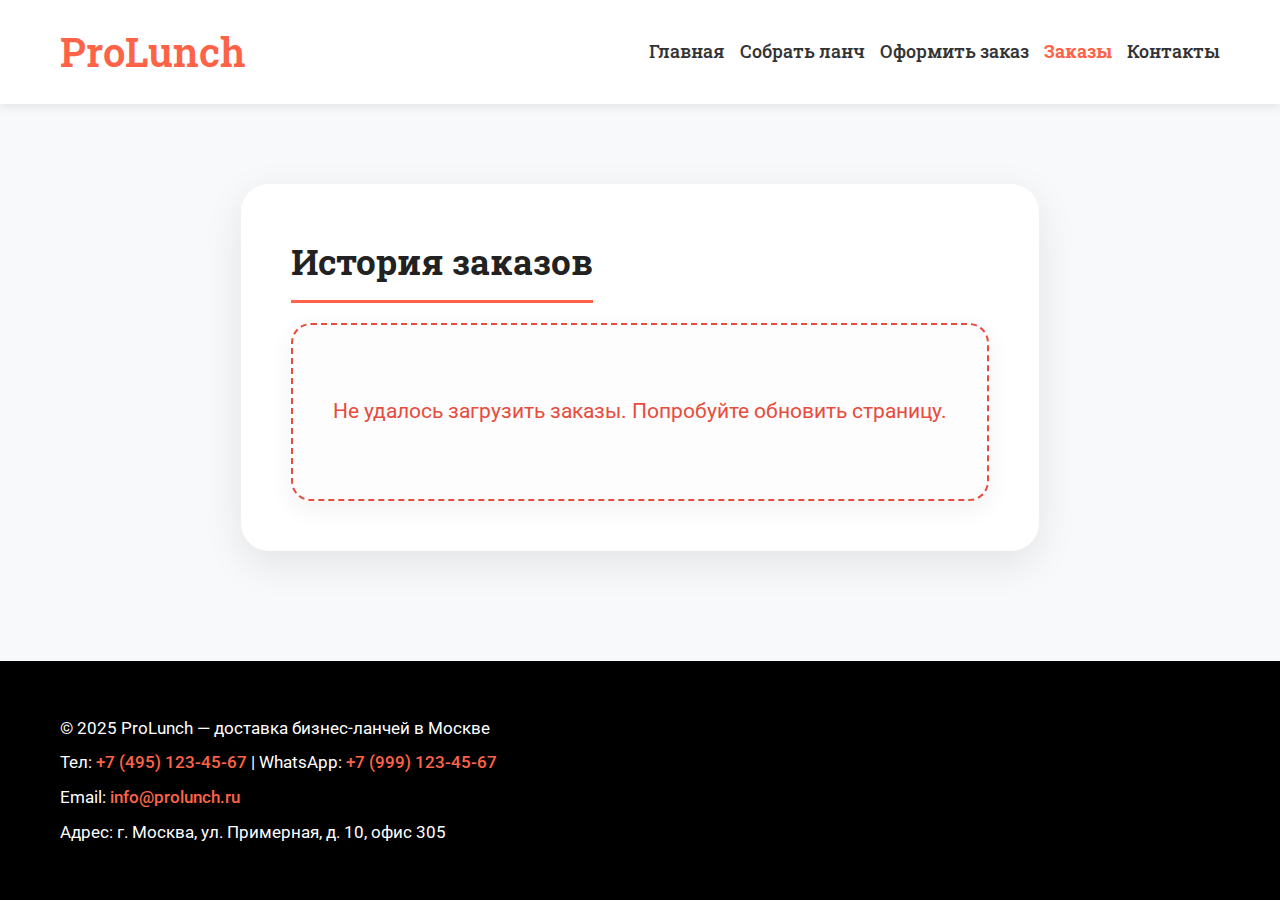
<file: orders-history.html>
<!DOCTYPE html>
<html lang="ru">
<head>
    <meta charset="UTF-8">
    <meta name="viewport" content="width=device-width, initial-scale=1.0">
    <title>ProLunch — История заказов</title>
    <link rel="preconnect" href="https://fonts.googleapis.com">
    <link rel="preconnect" href="https://fonts.gstatic.com" crossorigin>
    <link href="https://fonts.googleapis.com/css2?family=Roboto:wght@400;500;700&family=Roboto+Slab:wght@600&display=swap" rel="stylesheet">
    <link rel="stylesheet" href="css/styles.css">
    <link rel="stylesheet" href="css/orders-history.css">
</head>
<body>
    <header>
        <div class="container">
            <h1>ProLunch</h1>
            <nav>
                <a href="index.html">Главная</a>
                <a href="menu.html">Собрать ланч</a>
                <a href="order.html">Оформить заказ</a>
                <a href="orders-history.html" id="active">Заказы</a>
                <a href="#contacts">Контакты</a>
            </nav>
        </div>
    </header>

    <main>
        <section id="orders-section">
            <h2>История заказов</h2>
            <div id="orders-container">
                <p class="loading-message">Загрузка заказов...</p>
            </div>
        </section>
    </main>

    <footer id="contacts">
        <div class="container">
            <p>© 2025 ProLunch — доставка бизнес-ланчей в Москве</p>
            <p>Тел: <a href="tel:+74951234567">+7 (495) 123-45-67</a> | WhatsApp: <a href="https://wa.me/79991234567">+7 (999) 123-45-67</a></p>
            <p>Email: <a href="mailto:info@prolunch.ru">info@prolunch.ru</a></p>
            <p>Адрес: г. Москва, ул. Примерная, д. 10, офис 305</p>
        </div>
    </footer>

    <div id="modal-overlay" class="modal-overlay"></div>
    <div id="view-modal" class="modal"></div>
    <div id="edit-modal" class="modal"></div>
    <div id="delete-modal" class="modal"></div>
    <div id="notification" class="notification-popup"></div>

    <script src="js/dishes.js"></script>
    <script src="js/orders-history.js"></script>
</body>
</html>
</file>
<file: css/landing.css>
:root {
    --tomato: tomato;
    --tomato-dark: #e54533;
}

.text-tomato { color: var(--tomato) !important; }
.bg-tomato { background-color: var(--tomato) !important; }

.btn-tomato {
    background-color: var(--tomato);
    border-color: var(--tomato);
    color: white;
}
.btn-tomato:hover {
    background-color: var(--tomato-dark);
    border-color: var(--tomato-dark);
    color: white;
    transform: translateY(-3px);
    box-shadow: 0 10px 25px rgba(255,99,71,.4);
}

.btn-outline-tomato {
    color: var(--tomato);
    border-color: var(--tomato);
}
.btn-outline-tomato:hover {
    background-color: var(--tomato);
    border-color: var(--tomato);
    color: white;
}

.hover-lift {
    transition: all .3s ease;
}
.hover-lift:hover {
    transform: translateY(-10px);
    box-shadow: 0 20px 40px rgba(0,0,0,.15) !important;
}

.card {
    transition: all .3s ease;
}
.hover-card {
    transform: translateY(-10px);
    box-shadow: 0 20px 40px rgba(0,0,0,.15) !important;
}
</file>
<file: css/styles.css>
*,
*::before,
*::after {
    box-sizing: border-box;
    margin: 0;
    padding: 0;
}

body {
    font-family: 'Roboto', sans-serif;
    line-height: 1.6;
    color: #333;
    background-color: #f8f9fa;
    min-height: 100vh;
    display: flex;
    flex-direction: column;
}

h1, h2, h3, .dish-name, .price, nav a {
    font-family: 'Roboto Slab', serif;
}

.container {
    max-width: 1200px;
    margin: 0 auto;
    padding: 0 20px;
}

header {
    background: #fff;
    padding: 20px 0;
    box-shadow: 0 2px 10px rgba(0,0,0,0.1);
    position: sticky;
    top: 0;
    z-index: 100;
}

header .container {
    display: flex;
    justify-content: space-between;
    align-items: center;
}

h1 {
    color: tomato;
    font-size: 2.5rem;
    font-weight: 600;
    margin: 0;
}

nav {
    display: flex;
    gap: 15px;
    flex-wrap: wrap;
}

nav a {
    color: #333;
    text-decoration: none;
    font-size: 1.1rem;
    font-weight: 500;
    transition: color .3s;
}

nav a:hover { color: tomato; }
nav a#active {
    color: tomato;
    font-weight: 700;
    pointer-events: none;
}

main {
    max-width: 1200px;
    margin: 0 auto;
    padding: 20px;
    flex: 1;
}

section {
    margin-bottom: 40px;
    background: #fff;
    padding: 30px;
    border-radius: 5px;
}

h2 {
    font-size: 2rem;
    color: #222;
    border-bottom: 3px solid tomato;
    display: inline-block;
    padding-bottom: 10px;
    margin-bottom: 30px;
}

footer {
    background-color: #000;
    color: #fff;
    padding: 50px 20px;
    margin-top: auto;

}

footer .container {
    display: flex;
    flex-direction: column;
    align-items: flex-start;        
    text-align: left;
}

footer p {
    margin: 4px 0;
    font-size: 1.05rem;
    line-height: 1.6;
}

footer a {
    color: tomato;
    text-decoration: none;
    font-weight: 500;
    transition: all .3s;
}

footer a:hover {
    text-decoration: underline;
    color: #ff8566;
}

/* адаптив шапки */
@media (max-width: 800px) { nav { justify-content: space-between; } }
@media (max-width: 600px) {
    h1 { text-align: center; }
    nav { flex-direction: column; align-items: center; }
    nav a { font-size: 1.3rem; }
}
</file>
<file: style.css>
/* ==================== ГЛОБАЛЬНЫЕ НАСТРОЙКИ ==================== */
*, *::before, *::after {
    box-sizing: border-box;
    margin: 0;
    padding: 0;
}

body {
    font-family: 'Roboto', sans-serif;
    line-height: 1.6;
    color: #333;
    background-color: #f8f9fa;
}

h1, h2, h3, h4 {
    font-family: 'Roboto Slab', serif;
    font-weight: 600;
}

.container {
    max-width: 1200px;
    margin: 0 auto;
    padding: 0 20px;
}

/* ==================== ШАПКА И МЕНЮ ==================== */
.header {
    background-color: #fff;
    padding: 20px 0;
    box-shadow: 0 2px 10px rgba(0,0,0,0.1);
    position: sticky;
    top: 0;
    z-index: 100;
}

.header .container {
    display: flex;
    justify-content: space-between;
    align-items: center;
}

.header h1 {
    font-size: 2.5rem;
    color: tomato;                     /* акцентный цвет */
}

.nav {
    display: flex;
    gap: 15px;                    /* по ТЗ */
    flex-wrap: wrap;              /* разрешён перенос */
    justify-content: flex-end;
}

.nav a {
    text-decoration: none;
    font-weight: 500;
    font-size: 1.1rem;
    color: #333;
    transition: color 0.3s ease;
}

.nav a:hover {
    color: tomato;
}

.nav a.active {
    color: tomato;
    font-weight: 700;
    pointer-events: none;              /* активный пункт не кликабельный */
}

/* ==================== ОСНОВНОЙ КОНТЕНТ ==================== */
.main {
    margin: 40px 0;
}

/* Блок "О компании" */
.about img {
    width: 100%;
    height: auto;
    max-height: 500px;
    object-fit: cover;
    border-radius: 12px;
    margin: 25px 0;
}

.about h2 {
    text-align: center;
    font-size: 2.2rem;
    margin-bottom: 20px;
    color: #222;
}

.about p {
    font-size: 1.3rem;
    text-align: center;
}

/* Преимущества */
.benefits {
    background-color: #fff;
    padding: 50px 20px;
    margin: 40px 0;
    border-radius: 12px;
    box-shadow: 0 4px 15px rgba(0,0,0,0.05);
}

.benefits h2 {
    text-align: center;
    font-size: 2.1rem;
    margin-bottom: 40px;
    color: #222;
}

.benefits-list {
    list-style: none;
    max-width: 900px;
    margin: 0 auto;
    font-size: 1.25rem;
    line-height: 1.8;
}

.benefits-list li {
    padding: 18px 0 18px 55px;
    position: relative;
    border-bottom: 1px dashed #eee;
}

.benefits-list li:last-child {
    border-bottom: none;
}

.benefits-list li::before {
    content: "✓";
    position: absolute;
    left: 0;
    top: 14px;
    width: 36px;
    height: 36px;
    background: tomato;
    color: white;
    border-radius: 50%;
    font-size: 1.4rem;
    font-weight: bold;
    text-align: center;
    line-height: 36px !important;
}

/* При наведении */
.benefits-list li:hover {
    padding-left: 60px;
}

.benefits-list li:hover::before {
    background: tomato;
    transform: scale(1.1);
}

/* Таблица популярных блюд */
.popular h2 {
    text-align: center;
    font-size: 2.1rem;
    margin-bottom: 40px;
    color: #222;
}

.dishes-table {
    width: 100%;
    border-collapse: collapse;
    background-color: #fff;
    border-radius: 12px;
    overflow: hidden;
    box-shadow: 0 4px 15px rgba(0,0,0,0.1);
}

.dishes-table th {
    background-color: tomato;
    color: white;
    padding: 18px;
    text-align: left;
    font-size: 1.2rem;
}

.dishes-table td {
    padding: 16px 18px;
    font-size: 1.2rem;
    border-bottom: 1px solid #eee;
}

.dishes-table tr:nth-child(even) {
    background-color: #f9f9f9;
}

.dishes-table tr:hover {
    background-color: #fff5f5;
}

/* ==================== КОНСТРУКТОР ЛАНЧА  ==================== */
.builder h2 {
    font-size: 2.4rem;
    text-align: center;
    margin-bottom: 15px;
    color: #222;
}

.subtitle {
    text-align: center;
    font-size: 1.2rem;
    color: #666;
    margin-bottom: 50px;
}

.dishes-category {
    margin: 60px 0;
}

.dishes-category h3 {
    font-size: 1.9rem;
    margin-bottom: 30px;
    color: #222;
    padding-bottom: 10px;
    border-bottom: 3px solid tomato;
    display: inline-block;
}

.dishes-grid {
    display: grid;
    grid-template-columns: 1fr 1fr 1fr;
    gap: 10px;
}

/* === КАРТОЧКА БЛЮДА === */

.dish-card {
    background: white;
    border-radius: 35px;                                    /* 1 */
    padding: 30px 40px;                                     /* внутренний отступ */
    display: flex;
    flex-direction: column;                                 /* 5 — вертикально */
    filter: drop-shadow(17px 19px 24px rgba(0, 0, 0, 0.13));
    cursor: pointer;
    border: 2px solid transparent;
    transition: all 0.3s ease;
}

.dish-card:hover {
    border: 2px solid tomato;                               /* hover рамка */
}

.dish-card img {
    width: 100%;
    height: 190px;
    object-fit: cover;
    border-radius: 35px;
    margin-bottom: 20px;
}


.dish-info {
    flex-grow: 1;
    display: flex;
    flex-direction: column;
}

.dish-info h4 {
    font-size: 1.4rem;
    margin-bottom: 10px;
    color: #222;
}

.dish-info p {
    font-size: 1rem;
    color: #666;
    flex-grow: 1;
    margin-bottom: 15px;
}

.weight {
    font-size: 1rem;
    color: #999;
    margin-bottom: 10px;
}

.price {
    font-size: 1.5rem;
    font-weight: 700;
    color: tomato;
    margin-bottom: 20px;
}

/* Кнопка Добавить */

.btn-add {
    margin-top: auto;                     /* кнопка всегда внизу! */
    padding: 10px 30px;                   /* 10px сверху/снизу, 30px слева/справа */
    background-color: #f1eee9;            /* по ТЗ */
    color: #333;
    border: none;
    border-radius: 10px;                  /* по ТЗ */
    font-weight: 600;
    cursor: pointer;
    transition: background 0.3s ease;
}

.dish-card:hover .btn-add {
    background-color: tomato;             /* меняется при hover карточки */
    color: white;
}

/* ==================== ФОРМА ЗАКАЗА ==================== */
.order-form-section {
    margin: 100px 0;
    padding: 60px 0;
    background: #fff;
    border-radius: 20px;
    box-shadow: 0 10px 30px rgba(0,0,0,0.1);
}

.order-title {
    text-align: center;
    font-size: 2.6rem;
    margin-bottom: 50px;
    color: #222;
}

.form-grid {
    display: grid;
    grid-template-columns: 1fr 1fr;   /* ТЗ: две колонки */
    gap: 60px;
    max-width: 1100px;
    margin: 0 auto;
}

.form-block {
    padding: 20px;
}

.block-title {
    font-size: 1.8rem;
    margin-bottom: 30px;
    color: tomato;
    padding-bottom: 10px;
    border-bottom: 3px solid tomato;
    display: inline-block;
}

.form-group {
    margin-bottom: 25px;
}

.form-group label {
    display: block;
    font-weight: 600;
    margin-bottom: 8px;
    color: #333;
}

.required {
    color: tomato;    /* Все обязательные поля помечены красной звёздочкой */
}

.form-group input,
.form-group select,
.form-group textarea {
    width: 100%;
    padding: 14px 16px;
    border: 2px solid #ddd;
    border-radius: 12px;
    font-size: 1rem;
    transition: border 0.3s;
}

.form-group input:focus,
.form-group select:focus,
.form-group textarea:focus {
    outline: none;
    border-color: tomato;     /* визуальное выделение */
}

.form-hint {
    margin-top: 8px;
    font-size: 0.9rem;
    font-style: italic;
    color: #888;
    line-height: 1.4;
}

.checkbox-group {
    display: flex;
    align-items: center;
    gap: 10px;
}

.checkbox-group input {
    width: auto;
}

.radio-group {
    margin-top: 10px;
}

.radio-label {
    display: flex;
    align-items: center; 
    gap: 12px;
    font-weight: normal;
    cursor: pointer;
    margin-bottom: 12px;
    width: fit-content;               /* Радиокнопки выровнены слева, не растягиваются по ширине */
}

.radio-label input[type="radio"] {
    width: 20px;
    height: 20px;
    margin: 0;
    accent-color: tomato;             /* красивые радио-кнопки в цвет tomato */
}

.radio-label span {
    font-size: 1rem;
    color: #333;
}

.form-buttons {
    display: flex;
    gap: 20px;
    margin-top: 40px;
}

.btn-reset,
.btn-submit {
    padding: 16px 40px;
    font-size: 1.2rem;
    font-weight: 600;
    border-radius: 12px;
    cursor: pointer;
    transition: all 0.3s;
    flex: 1;
}

.btn-reset {
    background: #f1eee9;
    color: #555;
    border: none;
}

.btn-reset:hover {
    background: #e0ddd6;
}

.btn-submit {
    background: tomato;
    color: white;
    border: none;
}

.btn-submit:hover {
    background: #e54e35;
}

/* ==================== ФУТЕР ==================== */
.footer {
    background-color: #000;
    color: #fff;
    padding: 50px 0;
    margin-top: 80px;
}

.footer a {
    color: tomato;
    text-decoration: none;
    font-weight: 500;
}

.footer a:hover {
    text-decoration: underline;
}

.footer p {
    margin: 10px 0;
    font-size: 1.05rem;
}

/* ==================== АДАПТИВНОСТЬ ==================== */

@media (max-width: 400px) {
    /* Главная страница - текст таблицы */
    .dishes-table th,
    .dishes-table td {
        font-size: calc(1.2rem - 4px); /* Уменьшить шрифт еще на 2px */
    }
}
@media (max-width: 800px) {
    /* Страница «Собрать ланч» - блок с блюдами (section>div) */
    .builder .dishes-grid {
        grid-template-columns: 1fr 1fr; /* Кол-во колонок: 2 */
    }
    
    /* Общее для обеих страниц - навигационное меню (nav) */
    .nav {
        justify-content: space-between; /* Выравнивание флекс-элементов по основной оси таким образом, чтобы между элементами было одинаковое расстояние, а между первым и последним элементами и границей флекс-контейнера не было отступа */
    }
    
    /* Главная страница - изображение в блоке «О нас» */
    .about img {
        width: 500px; /* Ширина: 500px */
    }
}
@media (max-width: 600px) {
    /* Общее для обеих страниц - главный заголовок страницы (h1) */
    .header h1 {
        text-align: center; /* Выравнивание текста: по центру */
    }
    
    /* Общее для обеих страниц - навигационное меню (nav) */
    .nav {
        flex-direction: column; /* Направление элементов в контейнере: вертикальное */
        align-items: center; /* Выравнивание флекс-элементов по центру поперечной оси */
    }
    
    .nav a {
        font-size: calc(1.1rem + 4px); /* Увеличить шрифт для ссылок на 4px */
    }
    
    /* Страница «Собрать ланч» - заголовок раздела (section>h2) */
    .builder .dishes-category h3 {
        text-align: center; /* Выравнивание текста: по центру */
    }
    
    /* Страница «Собрать ланч» - блок с блюдами (section>div) */
    .builder .dishes-grid {
        grid-template-columns: 1fr; /* Кол-во колонок: 1 */
    }
    
    /* Главная страница - изображение в блоке «О нас» */
    .about img {
        width: 100%; /* Ширина: 100% */
    }
    
    /* Главная страница - текст таблицы */
    .dishes-table th,
    .dishes-table td {
        font-size: calc(1.2rem - 2px); /* Уменьшить шрифт на 2px */
    }
}
</file>
<file: css/menu.css>
.filter-buttons {
    display: flex;
    gap: 12px;
    margin-bottom: 25px;
    flex-wrap: wrap;
    justify-content: flex-start;   
}

.filter-btn {
    padding: 10px 22px;
    background: #f1eee9;
    border: none;
    border-radius: 12px;
    font-size: 1rem;
    cursor: pointer;
    transition: all .3s;
}

.filter-btn:hover { background: #e0ddd8; }
.filter-btn.active { background: tomato; color: #fff; }

.dishes-grid {
    display: grid;
    grid-template-columns: repeat(3, 1fr);
    gap: 40px 35px;
}

/* .dish-card {
    background: #fff;
    padding: 30px;
    border-radius: 35px;
    box-shadow: 0 10px 35px rgba(0,0,0,.1);
    transition: all .3s;
    cursor: pointer;
    border: 2px solid transparent;
} */

.dish-card {
    display: flex;
    flex-direction: column;
    justify-content: space-between;   
    height: 100%;
    background: white;
    padding: 30px;
    border-radius: 35px;
    box-shadow: 0 10px 35px rgba(0,0,0,0.1);
    transition: all 0.3s ease;
    cursor: pointer;
    border: 2px solid transparent;
}

/* .dish-card .card-bottom {
    margin-top: auto;
    padding-top: 15px;
} */

.dish-card:hover {
    border-color: tomato;
    box-shadow: 0 25px 60px rgba(0,0,0,.18);
}

.dish-card img {
    width: 100%;
    height: 220px;
    object-fit: cover;
    border-radius: 35px;
    margin-bottom: 15px;
}

.dish-card .price { font-size: 1.5rem; font-weight: 700; margin: 10px 0 5px; }
.dish-card .dish-name { font-size: 1.2rem; font-weight: 500; }
.dish-card .weight { color: #999; margin: 15px 0; }

.dish-card button {
    background: #f1eee9;
    border: none;
    padding: 12px 30px;
    border-radius: 12px;
    width: 100%;
    font-size: 1rem;
    cursor: pointer;
    transition: all .3s;
}

.dish-card button:hover {
    background: tomato;
    color: #fff;
}
/* Постоянное выделение выбранного блюда */
.dish-card.selected {
    border: 4px solid tomato !important;
    transform: translateY(-8px);
    box-shadow: 0 20px 50px rgba(255, 99, 71, 0.25) !important;
}

.dish-card.selected button {
    background: tomato !important;
    color: white !important;
}

@media (max-width: 800px) { .dishes-grid { grid-template-columns: 1fr 1fr; } }
@media (max-width: 600px) { .dishes-grid { grid-template-columns: 1fr; } }
</file>
<file: css/combo.css>
#combo-section {
    margin: 40px 0 60px;
    /* text-align: center; */
    background: transparent;
    padding: 0;
}

/* #combo-section h2 { 
    margin-bottom: 60px; 
} */

#combo-section h2 {
    font-size: 2.2rem;
    margin-bottom: 20px;
    color: #222;
}

.combos-grid {
    display: grid;
    grid-template-columns: repeat(3, 1fr);
    gap: 40px 35px;
    max-width: 1200px;
    margin: 0 auto;
    justify-items: center;
}

.combo-item {
    background: #fff;
    padding: 40px 30px;
    border-radius: 26px;
    box-shadow: 0 10px35px rgba(0,0,0,.1);
    transition: all .3s;
    width: 360px;
    height: 220px;
    display: flex;
    flex-direction: column;
    align-items: center;
    justify-content: center;
}

.combo-item:hover { box-shadow: 0 25px 60px rgba(0,0,0,.18); }

.combo-dishes {
    display: flex;
    justify-content: center;
    align-items: center;
    gap: 20px;
    flex-wrap: nowrap;
}

.combo-dish {
    display: flex;
    flex-direction: column;
    align-items: center;
    gap: 7px;
}

.combo-dish img {
    width: 50px;
    height: 50px;
    object-fit: contain;
    filter: drop-shadow(0 3px 6px rgba(0,0,0,0.12));
    transition: transform .4s;
}

.combo-dish:hover img { transform: translateY(-8px) scale(1.25); }

.combo-dish p {
    font-size: .92rem;
    font-weight: 600;
    color: #333;
    margin: 0;
}

.combo-item:last-child {
    background: #fff8f5;
    border: 3px dashed tomato;
}

.combo-item:last-child img { width: 64px; height: 64px; }
.dessert-note {
    font-weight: 400 !important;
    font-style: italic;
    color: #777;
    font-size: 0.9rem;
}

.notification-overlay {
    position: fixed;
    inset: 0;
    background: rgba(0,0,0,.65);
    display: flex;
    justify-content: center;
    align-items: center;
    z-index: 10000;
}

.notification {
    background: #fff;
    padding: 40px;
    border-radius: 24px;
    box-shadow: 0 20px 60px rgba(0,0,0,.3);
    text-align: center;
    max-width: 480px;
    width: 90%;
}

.notification button {
    padding: 16px 40px;
    font-size: 1.2rem;
    background: tomato;
    color: #fff;
    border: none;
    border-radius: 12px;
    cursor: pointer;
    transition: all .3s;
}

.notification button:hover {
    background: #ff6347;
    transform: translateY(-3px);
    box-shadow: 0 10px 25px rgba(255,99,71,.4);
}

@media (max-width: 800px) { .combos-grid { grid-template-columns: 1fr 1fr; } }
@media (max-width: 600px) { .combos-grid { grid-template-columns: 1fr; } }
</file>
<file: css/checkout.css>
.checkout-panel {
    position: fixed;
    bottom: 20px;
    left: 50%;
    transform: translateX(-50%);
    background: #fff;
    border-radius: 20px;
    box-shadow: 0 15px 50px rgba(0,0,0,0.25);
    padding: 24px 40px;
    max-width: 620px;
    width: calc(100% - 40px);
    z-index: 999;
    border: 3px solid tomato;
}

.checkout-panel-content {
    display: flex;
    justify-content: space-between;
    align-items: center;
    gap: 20px;
}

.checkout-total { font-size: 1.5rem; font-weight: 600; }
.checkout-total strong { color: tomato; font-size: 1.8rem; }

.checkout-button {
    background: tomato;
    color: white;
    padding: 16px 50px;
    border-radius: 16px;
    text-decoration: none;
    font-weight: 600;
    transition: .3s;
}

.checkout-button {
    display: inline-block;
    padding: 14px 40px;
    background-color: tomato;
    color: white;
    text-decoration: none;
    border-radius: 12px;
    font-weight: 600;
    font-size: 1rem;
    transition: all 0.3s ease;
    white-space: nowrap;
}

.checkout-button:hover {
    background-color: #e54533;
    transform: translateY(-3px);
}

.checkout-button.disabled {
    background-color: #ccc !important;
    color: #777 !important;
    pointer-events: none;
    transform: none !important;
}

/* .checkout-button:hover { background: #e54533; transform: translateY(-4px); box-shadow: 0 10px 25px rgba(255,99,71,.4); } */

@media (max-width: 600px) {
    .checkout-panel-content { flex-direction: column; text-align: center; }
    .checkout-button { width: 100%; }
}
</file>
<file: css/order.css>
#order-composition h2 {
    font-size: 2.2rem;
    margin-bottom: 20px;
    color: #222;
}

.order-form {
    display: grid;
    grid-template-columns: 1fr 1fr;
    gap: 50px;
    margin-top: 30px;
}

.form-block h3 {
    font-size: 1.6rem;
    color: tomato;
    margin-bottom: 25px;
    border-bottom: 2px solid #eee;
    padding-bottom: 10px;
}

.form-group label {
    display: block;
    margin-bottom: 8px;
    font-weight: 500;
}

.form-group input,
.form-group textarea {
    width: 100%;
    padding: 14px;
    border: 2px solid #eee;
    border-radius: 12px;
    font-size: 1rem;
    transition: .3s;
}

.form-group input:focus,
.form-group textarea:focus {
    border-color: tomato;
    outline: none;
    box-shadow: 0 0 0 4px rgba(255,99,71,0.15);
}

.checkbox-group, .radio-option {
    display: flex;
    align-items: center;
    gap: 12px;
    margin: 15px 0;
}

.checkbox-group input[type="checkbox"],
.radio-option input[type="radio"] {
    width: 22px;
    height: 22px;
    accent-color: tomato;
}

.form-buttons {
    display: flex;
    gap: 20px;
    margin-top: 40px;
}

.form-buttons button {
    flex: 1;
    padding: 18px;
    border-radius: 16px;
    font-size: 1.2rem;
    font-weight: 600;
    cursor: pointer;
    transition: .3s;
}

.form-buttons button[type="reset"] {
    background: #f0f0f0;
    border: 2px solid #ddd;
}

.form-buttons button[type="submit"] {
    background: tomato;
    color: white;
    border: none;
}

.form-buttons button[type="submit"]:hover {
    background: #e54533;
    transform: translateY(-4px);
    box-shadow: 0 10px 25px rgba(255,99,71,0.4);
}

.empty-order-message {
    grid-column: 1 / -1 !important;
    width: 100% !important;
    padding: 80px 40px !important;
    text-align: center !important;
    font-size: 1.3rem;
    color: #666;
    background: #fdfdfd;
    border-radius: 20px;
    margin: 0;
    line-height: 1.7;
}

.empty-order-message a {
    color: tomato;
    font-weight: 600;
    text-decoration: none;
    border-bottom: 2px solid transparent;
    transition: all .3s;
}

.empty-order-message a:hover {
    color: #e54533;
    border-bottom-color: tomato;
}

.notification-overlay {
    position: fixed;
    inset: 0;
    background: rgba(0, 0, 0, 0.65);
    display: flex;
    justify-content: center;
    align-items: center;
    z-index: 10000;
    animation: fadeIn 0.4s ease-out;
}

.notification {
    background: #fff;
    padding: 50px 40px;
    border-radius: 28px;
    box-shadow: 0 20px 60px rgba(0, 0, 0, 0.25);
    text-align: center;
    max-width: 500px;
    width: 90%;
    animation: modalUp 0.5s ease-out;
}

.notification h3 {
    font-size: 1.9rem;
    color: #222;
    margin-bottom: 20px;
    font-family: 'Roboto Slab', serif;
}

.notification p {
    font-size: 1.15rem;
    color: #555;
    margin-bottom: 35px;
    line-height: 1.6;
}

.notification button {
    background: tomato;
    color: white;
    border: none;
    padding: 16px 50px;
    border-radius: 16px;
    font-size: 1.2rem;
    font-weight: 600;
    cursor: pointer;
    transition: all .3s;
    min-width: 180px;
}

.notification button:hover {
    background: #e54533;
    transform: translateY(-4px);
    box-shadow: 0 12px 30px rgba(255, 99, 71, 0.4);
}

/* Подъём и появление */
@keyframes fadeIn {
    from { opacity: 0; }
    to   { opacity: 1; }
}

@keyframes modalUp {
    from { opacity: 0; transform: translateY(50px); }
    to   { opacity: 1; transform: translateY(0); }
}

@media (max-width: 900px) { .order-form { grid-template-columns: 1fr; } }
</file>
<file: css/orders-history.css>
#orders-section {
    margin: 60px 0;
    background: #fff;
    padding: 50px;
    border-radius: 28px;
    box-shadow: 0 12px 40px rgba(0,0,0,0.09);
}

#orders-section h2 {
    font-size: 2.2rem;
    margin-bottom: 20px;
    color: #222;
}

.loading-message,
.empty-message,
.error-message {
    text-align: center;
    font-size: 1.3rem;
    color: #666;
    padding: 70px 40px;
    background: #fdfdfd;
    border-radius: 20px;
    box-shadow: 0 8px 25px rgba(0,0,0,0.06);
}

.error-message {
    color: #e74c3c;
    border: 2px dashed #e74c3c;
}

.orders-table {
    width: 100%;
    /* border-collapse: collapse; */
    border-collapse: separate;
    border-spacing: 0;
    background: #fff;
    border-radius: 20px;
    overflow: hidden;
    box-shadow: 0 10px 40px rgba(0,0,0,0.1);
}

.orders-table thead {
    background: tomato;
    color: white;
}

.orders-table th {
    padding: 20px 25px;
    font-weight: 600;
    font-family: 'Roboto Slab', serif;
    font-size: 1.05rem;
}

.orders-table td {
    padding: 22px 25px;
    padding: 22px 25px;
    border-bottom: 1px solid #f0f0f0;
    vertical-align: top;
}

.orders-table tbody tr:hover {
    background: #fff8f5;
}

.orders-table .order-number {
    text-align: center;
    font-weight: 600;
    color: tomato;
    font-size: 1.1rem;
}
.orders-table .order-composition {
    max-width: 300px;
}
.orders-table .order-price {
    font-weight: 700;
    color: tomato;
    font-size: 1.3rem;
}

.orders-table .order-actions {
    /* display: flex; */
    /* justify-content: center; */
    gap: 12px;
    text-align: center;
    white-space: nowrap;
}

.action-btn {
    width: 44px;
    height: 44px;
    border: none;
    background: #f8f9fa;
    color: #555;
    border-radius: 50%;
    font-size: 1.3rem;
    cursor: pointer;
    transition: all 0.3s;
    /* display: flex; */
    align-items: center;
    justify-content: center;
}

.action-btn:hover {
    background: tomato;
    color: white;
    transform: translateY(-4px);
    box-shadow: 0 8px 20px rgba(255,99,71,0.3);
}

.action-btn.view:hover   { background: #4CAF50; }
.action-btn.edit:hover   { background: #2196F3; }
.action-btn.delete:hover { background: #e74c3c; }

/* МОДАЛЬНЫЕ ОКНА */
.modal-overlay {
    display: none;
    position: fixed;
    top: 0;
    left: 0;
    width: 100%;
    height: 100%;
    background: rgba(0,0,0,0.6);
    z-index: 999;
}

.modal-overlay.active { display: block; }

.modal {
    display: none;
    position: fixed;
    top: 50%;
    left: 50%;
    transform: translate(-50%, -50%);
    background: white;
    border-radius: 24px;
    box-shadow: 0 25px 70px rgba(0,0,0,0.25);
    max-width: 680px;
    width: 92%;
    max-height: 90vh;
    overflow-y: auto;
    z-index: 1000;
}

.modal.active { display: block; }

.modal-header {
    display: flex;
    justify-content: space-between;
    align-items: center;
    padding: 25px 35px 20px;
    border-bottom: 1px solid #eee;
}

.modal-header h3 {
    margin: 0;
    font-size: 1.8rem;
    color: #222;
}

.modal-close {
    background: none;
    border: none;
    font-size: 2rem;
    color: #aaa;
    cursor: pointer;
    width: 40px;
    height: 40px;
    border-radius: 50%;
    display: flex;
    align-items: center;
    justify-content: center;
}

.modal-close:hover {
    background: #f0f0f0;
    color: #333;
}

.modal-body {
    padding: 30px 35px;
    line-height: 1.7;
}

.modal-body p {
    margin: 12px 0;
    font-size: 1.1rem;
}

.modal-body strong {
    color: #333;
    min-width: 140px;
    display: inline-block;
}

.modal-footer {
    padding: 20px 35px 35px;
    display: flex;
    justify-content: flex-end;
    gap: 15px;
}

.modal-btn {
    padding: 14px 32px;
    font-size: 1.1rem;
    font-weight: 600;
    border-radius: 16px;
    cursor: pointer;
    transition: all 0.3s;
    border: none;
}

.modal-btn.secondary {
    background: #f5f5f5;
    color: #555;
}

.modal-btn.secondary:hover {
    background: #e0e0e0;
}

.modal-btn.primary {
    background: #4CAF50;
    color: white;
}

.modal-btn.primary:hover {
    background: #45a049;
    transform: translateY(-3px);
}

.modal-btn.danger {
    background: #e74c3c;
    color: white;
}

.modal-btn.danger:hover {
    background: #c0392b;
    transform: translateY(-3px);
}

.notification-popup {
    display: none;
    position: fixed;
    top: 30px;
    right: 30px;
    background: white;
    padding: 20px 30px;
    border-radius: 16px;
    box-shadow: 0 10px 35px rgba(0,0,0,0.2);
    z-index: 2000;
    min-width: 320px;
    border-left: 6px solid;
    animation: slideIn 0.4s ease;
}
.notification-popup.active {
    display: block;
    animation: slideIn 0.3s ease;
}
.notification-popup.success { border-color: #4CAF50; }
.notification-popup.error   { border-color: #e74c3c; }

.notification-popup p {
    margin: 0;
    font-size: 1.1rem;
    color: #333;
}

/* Адаптив */
@media (max-width: 992px) {
    .orders-table thead { display: none; }
    .orders-table tr { display: block; margin-bottom: 20px; border: 1px solid #eee; border-radius: 16px; padding: 15px; }
    .orders-table td { display: block; text-align: left; padding: 10px 0; border: none; }
    .orders-table td:before { content: attr(data-label); font-weight: 600; color: tomato; display: block; margin-bottom: 8px; }
    .orders-table .order-actions { justify-content: flex-end; }
}

@media (max-width: 600px) {
    #orders-section { padding: 30px 20px; }
    .modal { padding: 25px; width: 95%; }
    .modal-footer { flex-direction: column; }
    .modal-btn { width: 100%; }
    .notification-popup { left: 10px; right: 10px; }
}
</file>
